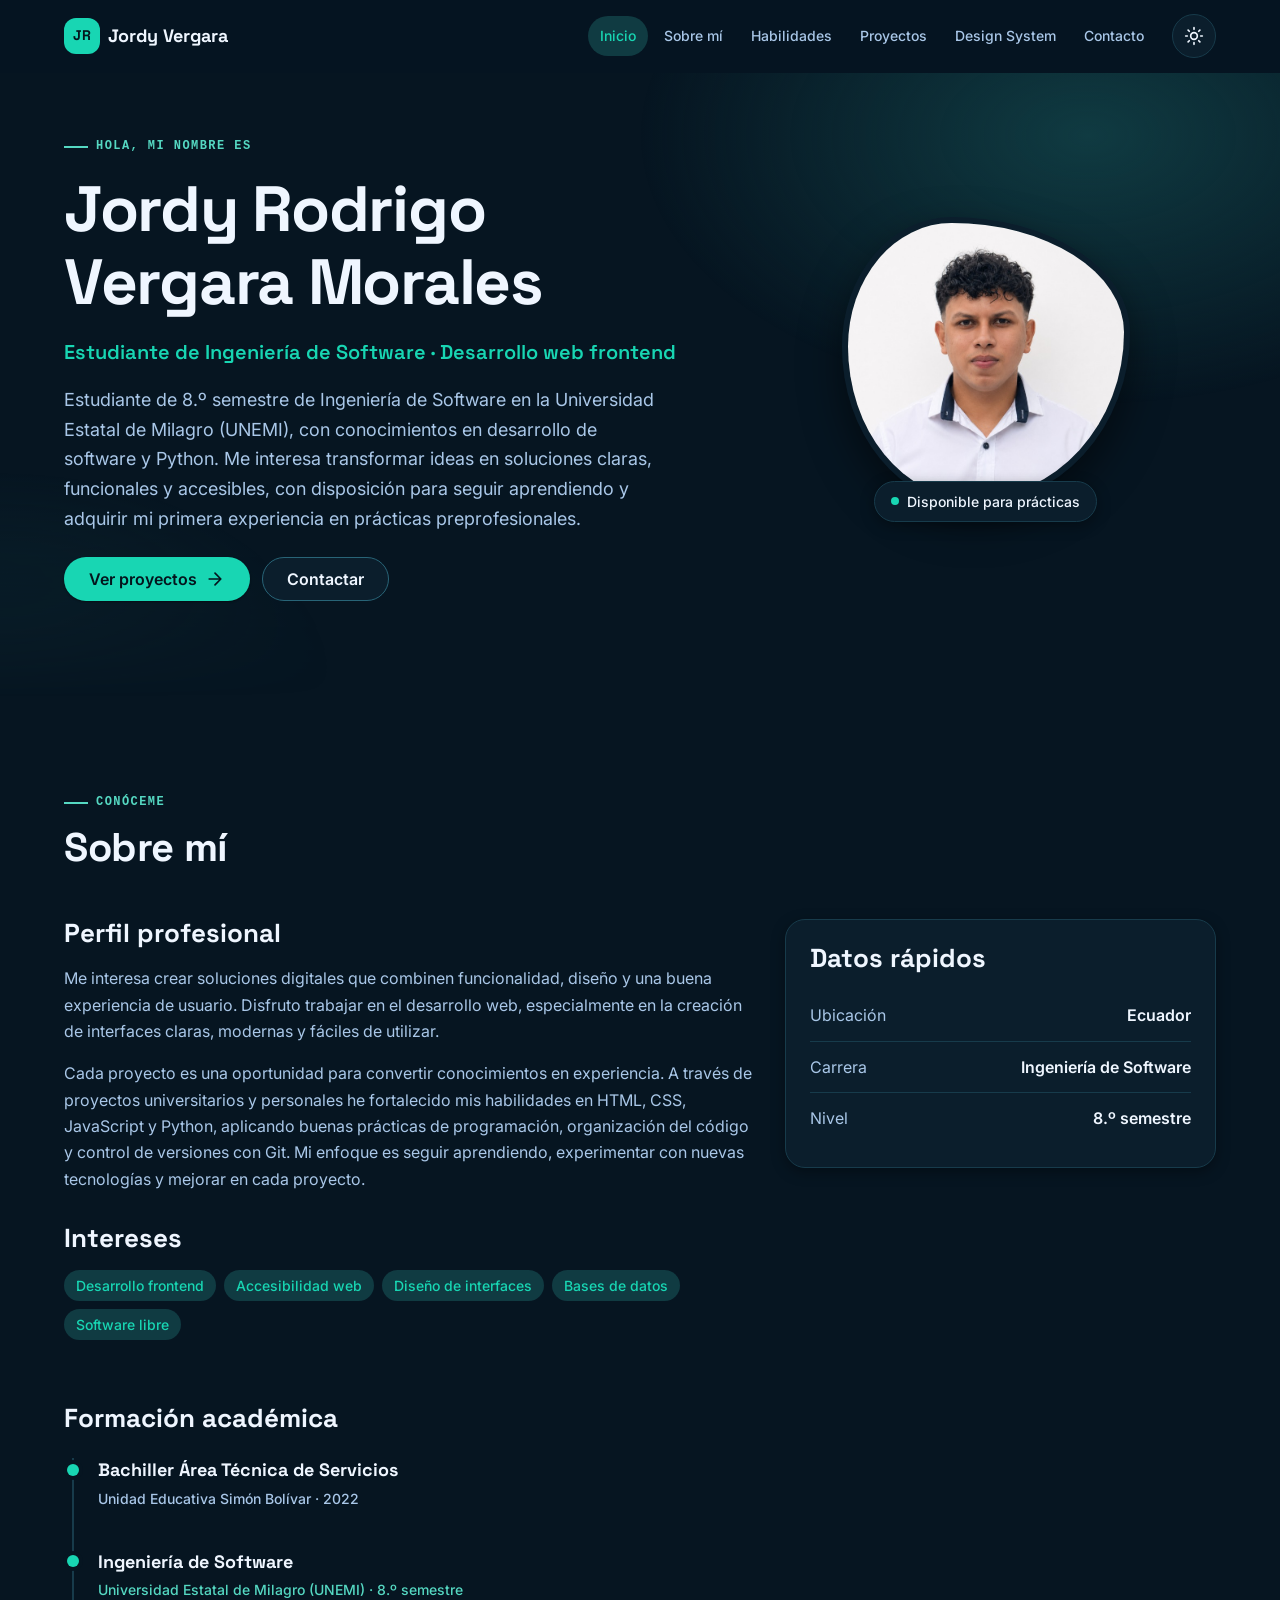
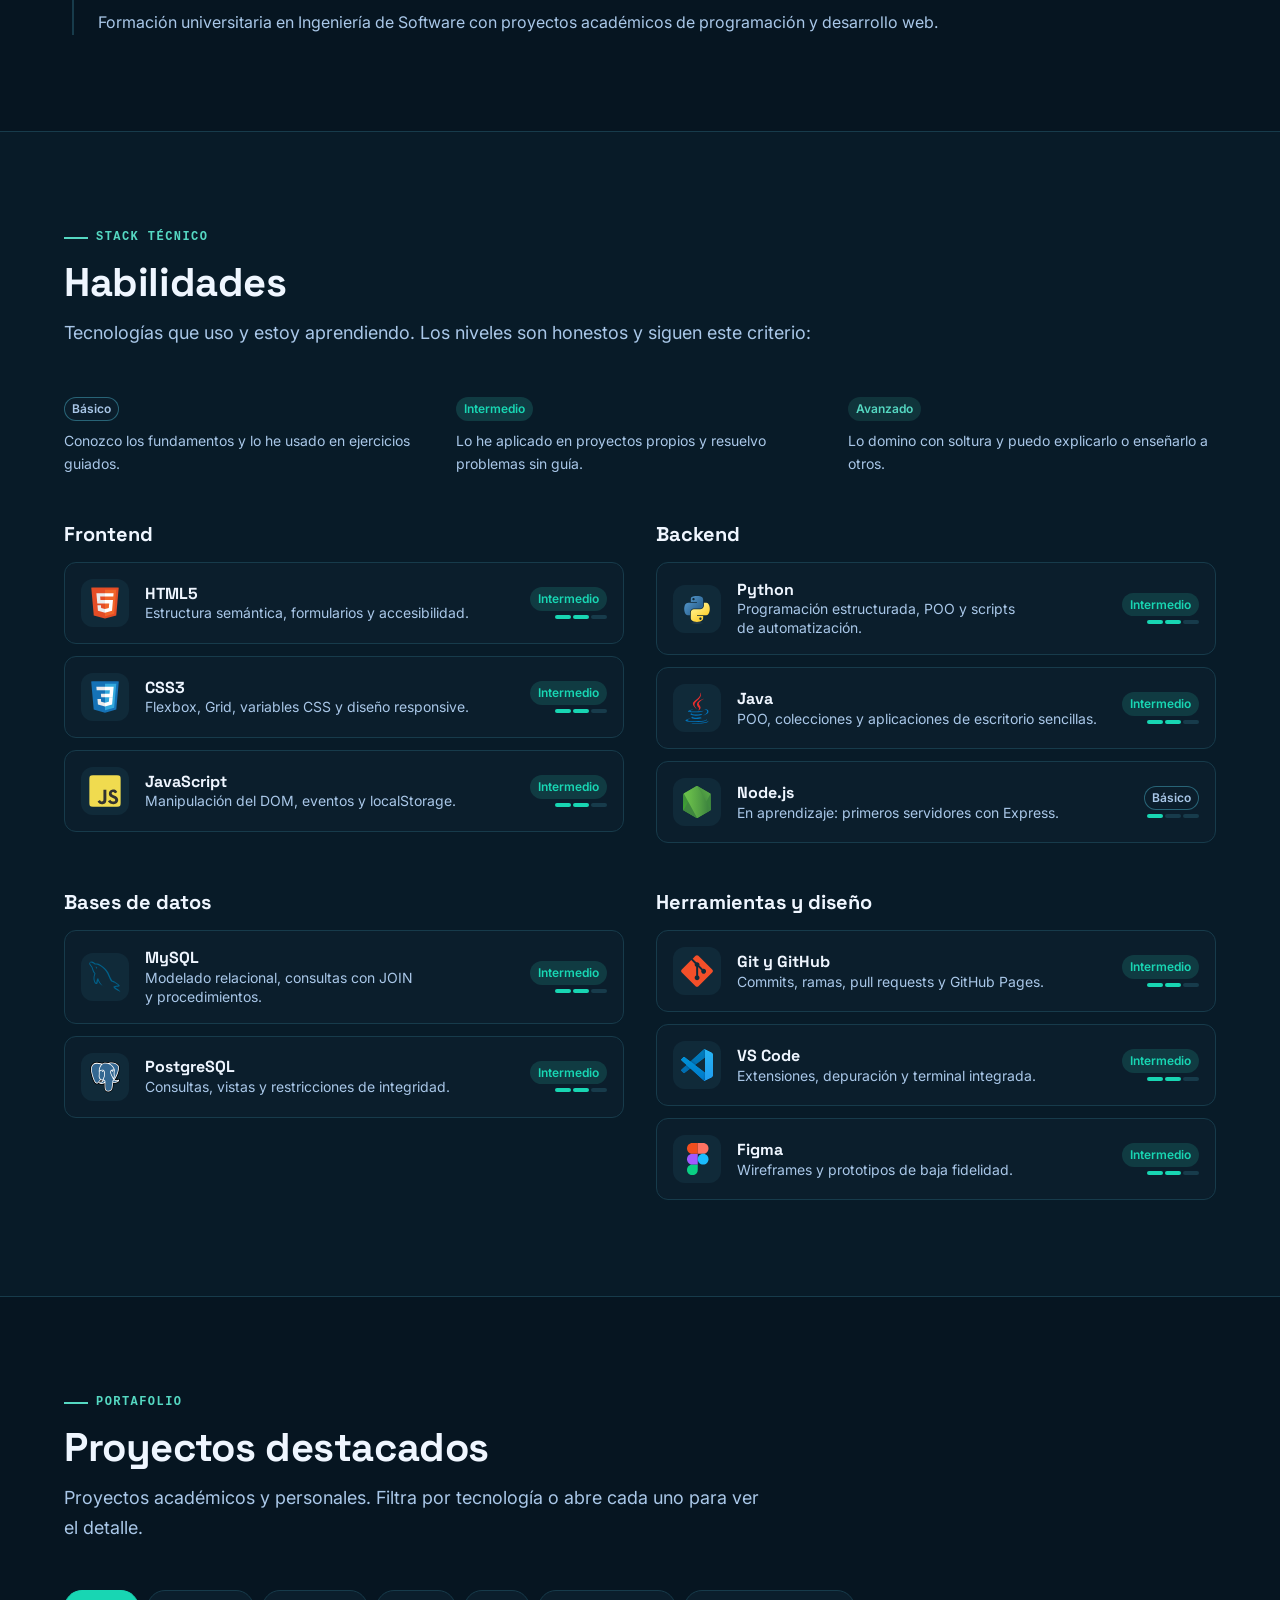
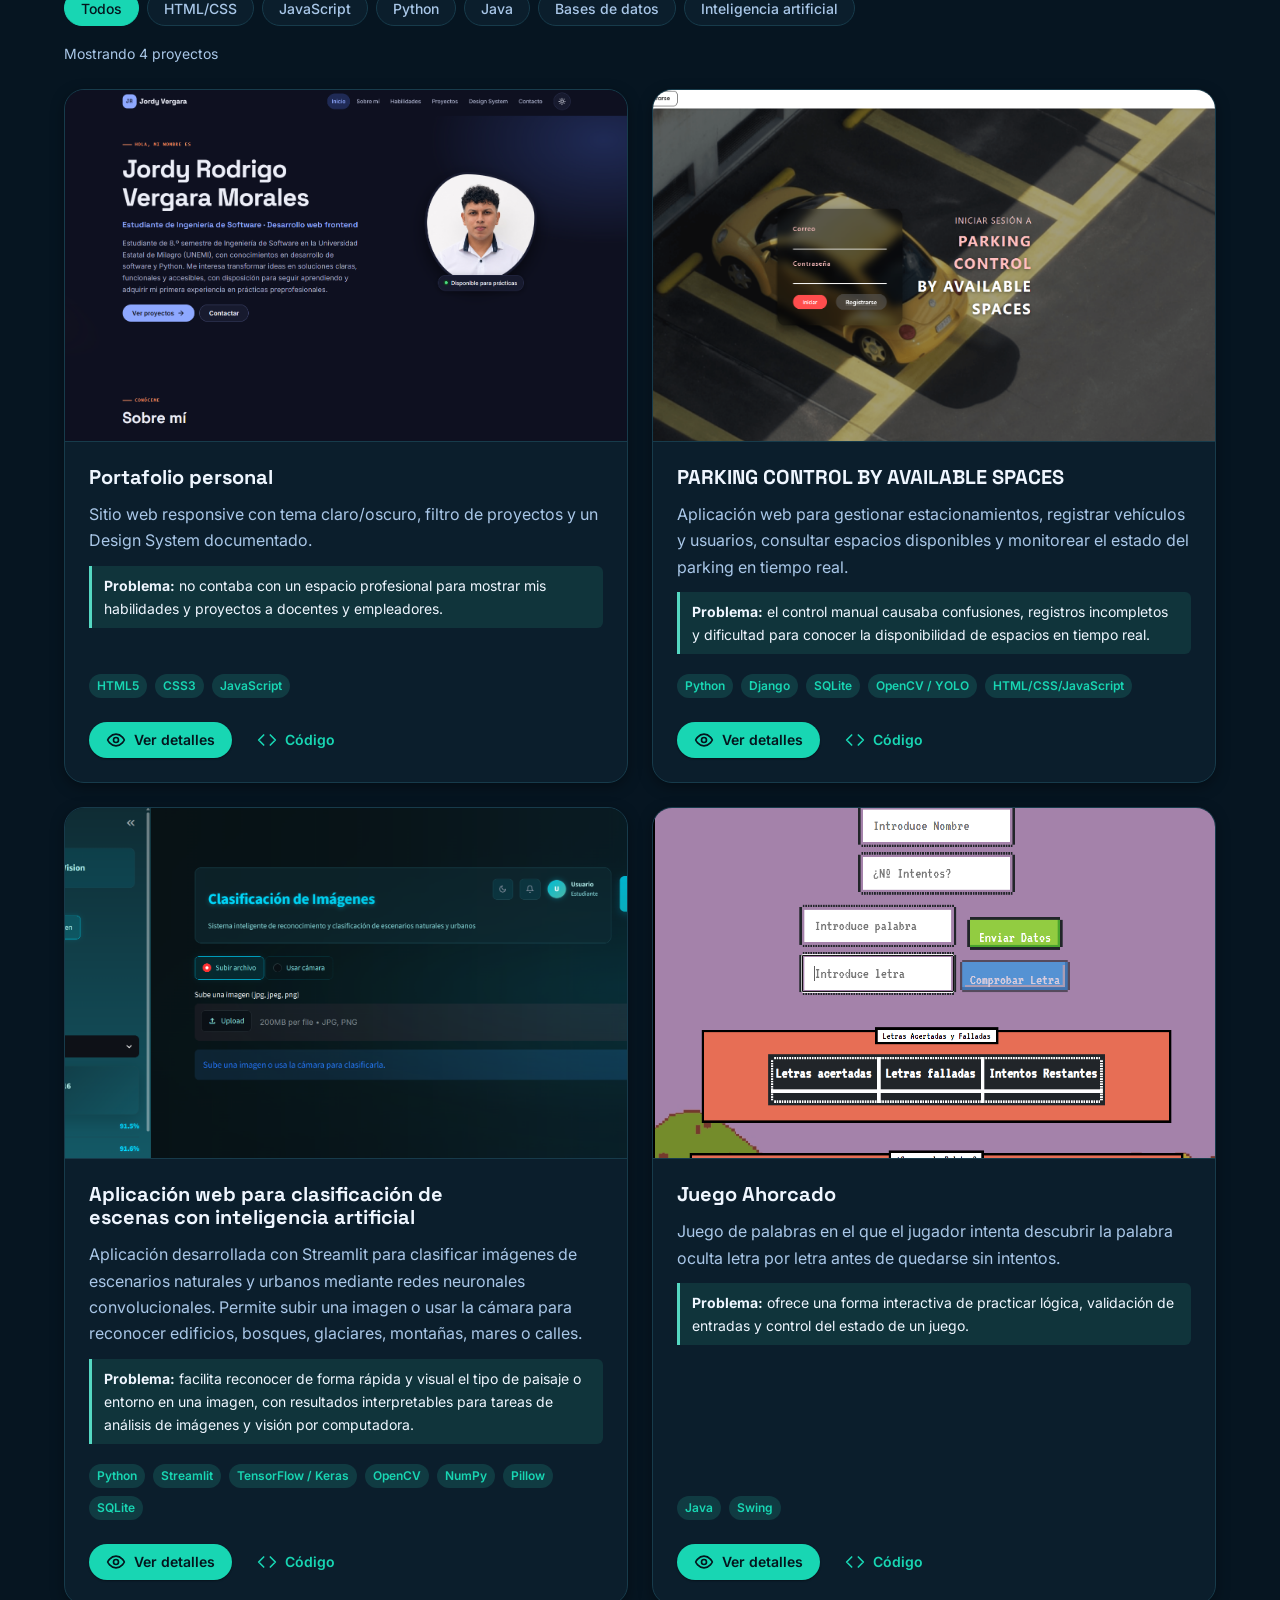
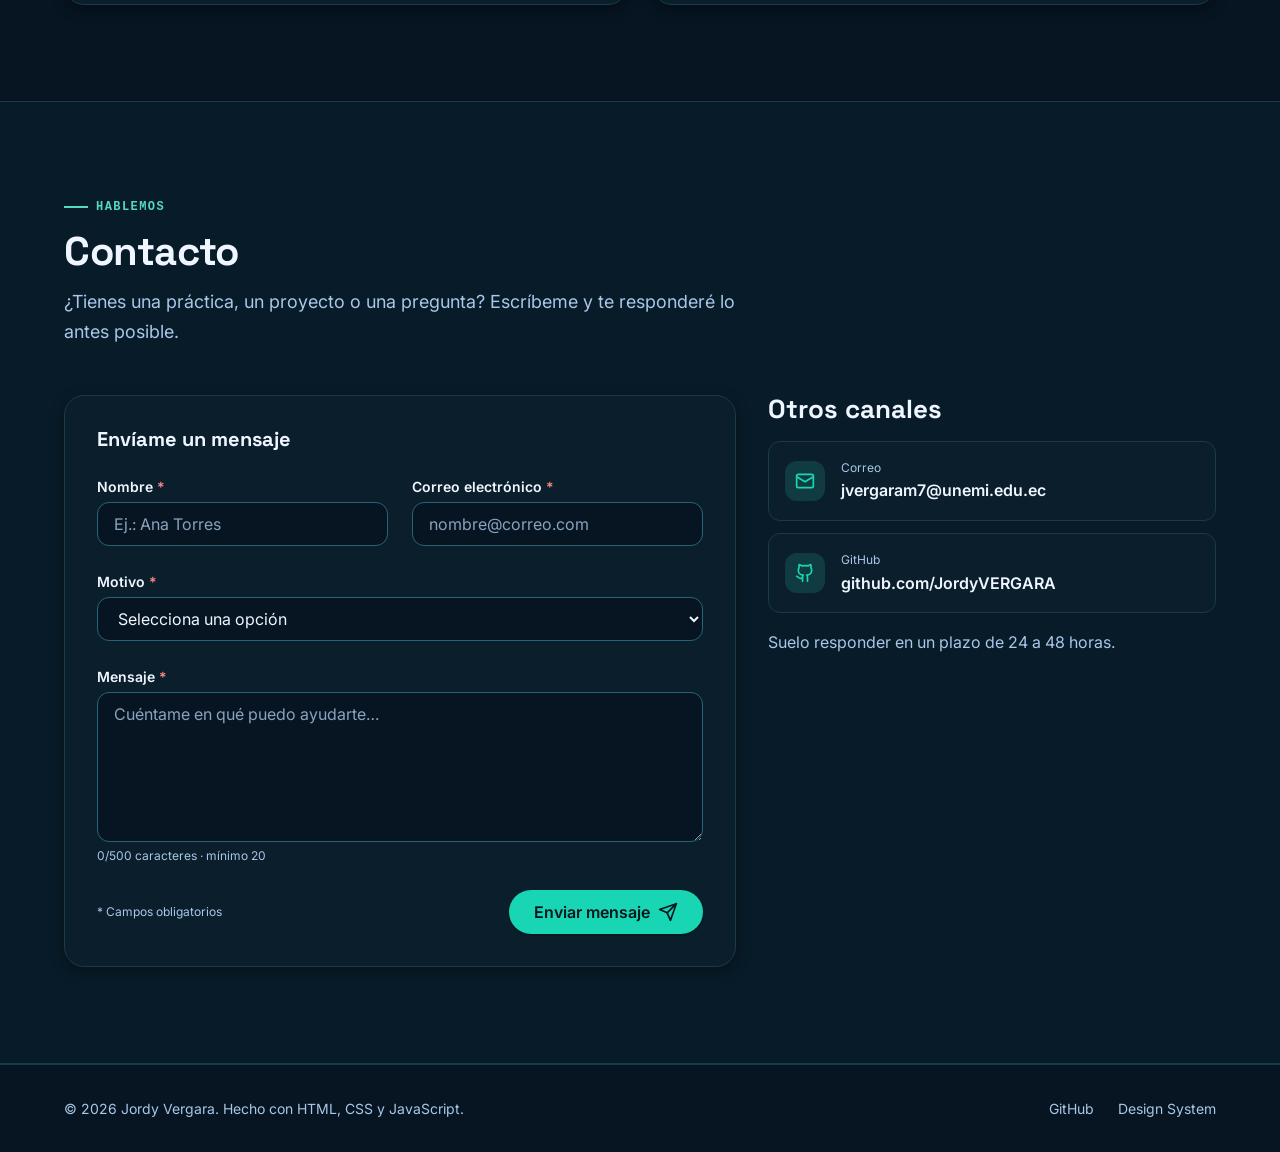
<file: index.html>
<!DOCTYPE html>
<html lang="es">
<head>
  <meta charset="UTF-8">
  <meta name="viewport" content="width=device-width, initial-scale=1">
  <title>Jordy Vergara | Portafolio</title>
  <meta name="description" content="Portafolio de Jordy Vergara, estudiante de Ingeniería de Software: perfil, habilidades, proyectos y contacto.">
  <meta name="author" content="Jordy Vergara">
  <meta name="theme-color" content="#061521">

  <link rel="icon" href="assets/icons/favicon.svg" type="image/svg+xml">

  <link rel="preconnect" href="https://fonts.googleapis.com">
  <link rel="preconnect" href="https://fonts.gstatic.com" crossorigin>
  <link rel="stylesheet" href="https://fonts.googleapis.com/css2?family=Inter:wght@400;500;600;700&family=Space+Grotesk:wght@500;600;700&display=swap">

  <link rel="stylesheet" href="css/tokens.css">
  <link rel="stylesheet" href="css/base.css">
  <link rel="stylesheet" href="css/layout.css">
  <link rel="stylesheet" href="css/components.css">

  <script src="js/theme.js"></script>
  <script src="js/main.js" defer></script>
  <script src="js/projects.js" defer></script>
  <script src="js/form.js" defer></script>
</head>
<body>

  <svg class="icon-sprite" xmlns="http://www.w3.org/2000/svg" aria-hidden="true" focusable="false">
    <symbol id="i-sun" viewBox="0 0 24 24"><circle cx="12" cy="12" r="4"/><path d="M12 2v2M12 20v2M4.93 4.93l1.41 1.41M17.66 17.66l1.41 1.41M2 12h2M20 12h2M6.34 17.66l-1.41 1.41M19.07 4.93l-1.41 1.41"/></symbol>
    <symbol id="i-moon" viewBox="0 0 24 24"><path d="M21 12.8A9 9 0 1 1 11.2 3a7 7 0 0 0 9.8 9.8z"/></symbol>
    <symbol id="i-arrow-up" viewBox="0 0 24 24"><path d="M12 19V5M5 12l7-7 7 7"/></symbol>
    <symbol id="i-arrow-right" viewBox="0 0 24 24"><path d="M5 12h14M12 5l7 7-7 7"/></symbol>
    <symbol id="i-external" viewBox="0 0 24 24"><path d="M15 3h6v6M10 14 21 3M18 13v6a2 2 0 0 1-2 2H5a2 2 0 0 1-2-2V8a2 2 0 0 1 2-2h6"/></symbol>
    <symbol id="i-code" viewBox="0 0 24 24"><path d="m16 18 6-6-6-6M8 6l-6 6 6 6"/></symbol>
    <symbol id="i-eye" viewBox="0 0 24 24"><path d="M2 12s3-7 10-7 10 7 10 7-3 7-10 7-10-7-10-7z"/><circle cx="12" cy="12" r="3"/></symbol>
    <symbol id="i-mail" viewBox="0 0 24 24"><rect x="2" y="4" width="20" height="16" rx="2"/><path d="m22 7-10 6L2 7"/></symbol>
    <symbol id="i-github" viewBox="0 0 24 24"><path d="M15 22v-4a4.8 4.8 0 0 0-1-3.5c3 0 6-2 6-5.5.08-1.25-.27-2.48-1-3.5.28-1.15.28-2.35 0-3.5 0 0-1 0-3 1.5-2.64-.5-5.36-.5-8 0C6 2 5 2 5 2c-.3 1.15-.3 2.35 0 3.5A5.4 5.4 0 0 0 4 9c0 3.5 3 5.5 6 5.5-.39.49-.68 1.05-.85 1.65-.17.6-.22 1.23-.15 1.85v4"/><path d="M9 18c-4.51 2-5-2-7-2"/></symbol>
    <symbol id="i-linkedin" viewBox="0 0 24 24"><path d="M16 8a6 6 0 0 1 6 6v7h-4v-7a2 2 0 0 0-4 0v7h-4v-7a6 6 0 0 1 6-6z"/><rect x="2" y="9" width="4" height="12"/><circle cx="4" cy="4" r="2"/></symbol>
    <symbol id="i-send" viewBox="0 0 24 24"><path d="m22 2-7 20-4-9-9-4z"/><path d="M22 2 11 13"/></symbol>
    <symbol id="i-close" viewBox="0 0 24 24"><path d="M18 6 6 18M6 6l12 12"/></symbol>
  </svg>

  <a class="skip-link" href="#contenido">Saltar al contenido</a>

  <header class="site-header" id="site-header">
    <nav class="navbar container" aria-label="Navegación principal">
      <a class="navbar__brand" href="#inicio">
        <span class="navbar__logo" aria-hidden="true">JR</span>
        <span class="navbar__name">Jordy Vergara</span>
      </a>

      <button class="icon-btn theme-toggle" type="button" aria-pressed="false" title="Cambiar tema" data-theme-toggle>
        <span class="visually-hidden">Tema oscuro</span>
        <svg class="icon theme-toggle__moon" aria-hidden="true" focusable="false"><use href="#i-moon"/></svg>
        <svg class="icon theme-toggle__sun" aria-hidden="true" focusable="false"><use href="#i-sun"/></svg>
      </button>

      <button class="navbar__toggle" type="button" aria-expanded="false" aria-controls="menu-principal" data-menu-toggle>
        <span class="visually-hidden" data-menu-label>Abrir menú</span>
        <span class="navbar__toggle-bar" aria-hidden="true"></span>
        <span class="navbar__toggle-bar" aria-hidden="true"></span>
        <span class="navbar__toggle-bar" aria-hidden="true"></span>
      </button>

      <ul class="navbar__menu" id="menu-principal" role="list" data-menu>
        <li><a class="navbar__link" href="#inicio">Inicio</a></li>
        <li><a class="navbar__link" href="#sobre-mi">Sobre mí</a></li>
        <li><a class="navbar__link" href="#habilidades">Habilidades</a></li>
        <li><a class="navbar__link" href="#proyectos">Proyectos</a></li>
        <li><a class="navbar__link" href="design-system.html">Design System</a></li>
        <li><a class="navbar__link" href="#contacto">Contacto</a></li>
      </ul>
    </nav>
  </header>

  <main id="contenido">

    <section class="hero" id="inicio" aria-labelledby="hero-title">
      <div class="container hero__inner">
        <div class="hero__content">
          <p class="eyebrow">Hola, mi nombre es</p>
          <h1 class="hero__title" id="hero-title">Jordy Rodrigo Vergara Morales</h1>
          <p class="hero__role">Estudiante de Ingeniería de Software · Desarrollo web frontend</p>
          <p class="hero__text">
            Estudiante de 8.º semestre de Ingeniería de Software en la Universidad Estatal de Milagro (UNEMI),
            con conocimientos en desarrollo de software y Python. Me interesa transformar ideas en soluciones claras,
            funcionales y accesibles, con disposición para seguir aprendiendo
            y adquirir mi primera experiencia en prácticas preprofesionales.

          </p>
          <div class="hero__actions">
            <a class="btn btn--primary" href="#proyectos">
              Ver proyectos
              <svg class="icon" aria-hidden="true" focusable="false"><use href="#i-arrow-right"/></svg>
            </a>
            <a class="btn btn--secondary" href="#contacto">Contactar</a>
          </div>
        </div>

        <figure class="hero__figure">
          <img class="avatar" src="assets/img/Personal.jpeg" alt="Fotografía de Jordy Vergara" width="320" height="320">
          <figcaption class="status-pill">Disponible para prácticas</figcaption>
        </figure>
      </div>
    </section>


    <section class="section" id="sobre-mi" aria-labelledby="sobre-mi-title">
      <div class="container">
        <header class="section-header" data-reveal>
          <p class="eyebrow">Conóceme</p>
          <h2 class="section-header__title" id="sobre-mi-title">Sobre mí</h2>
        </header>

        <div class="about">
          <article class="about__bio" data-reveal>
            <h3>Perfil profesional</h3>
            <p>
            Me interesa crear soluciones digitales que combinen funcionalidad,
            diseño y una buena experiencia de usuario. Disfruto trabajar en el desarrollo web,
            especialmente en la creación de interfaces claras, modernas y fáciles de utilizar.
            </p>
            <p>
              Cada proyecto es una oportunidad para convertir conocimientos en experiencia.
               A través de proyectos universitarios y personales he fortalecido mis habilidades
               en HTML, CSS, JavaScript y Python, aplicando buenas prácticas de programación, organización del código
               y control de versiones con Git. Mi enfoque es seguir aprendiendo, experimentar con nuevas tecnologías
               y mejorar en cada proyecto.
            </p>

            <h3>Intereses</h3>
            <ul class="badge-list" role="list">
              <li class="badge badge--lg">Desarrollo frontend</li>
              <li class="badge badge--lg">Accesibilidad web</li>
              <li class="badge badge--lg">Diseño de interfaces</li>
              <li class="badge badge--lg">Bases de datos</li>
              <li class="badge badge--lg">Software libre</li>
            </ul>
          </article>

          <aside class="card card--padded about__facts" aria-labelledby="datos-title" data-reveal>
            <h3 id="datos-title">Datos rápidos</h3>
            <dl class="facts">
              <div class="facts__item">
                <dt>Ubicación</dt>
                <dd>Ecuador</dd>
              </div>
              <div class="facts__item">
                <dt>Carrera</dt>
                <dd>Ingeniería de Software</dd>
              </div>
              <div class="facts__item">
                <dt>Nivel</dt>
                <dd>8.º semestre</dd>
              </div>
            </dl>
          </aside>
        </div>

        <section class="about__education" aria-labelledby="formacion-title" data-reveal>
          <h3 id="formacion-title">Formación académica</h3>
          <ol class="timeline">
            <li class="timeline__item">
              <article>
                <h4 class="timeline__title">Bachiller Área Técnica de Servicios</h4>
                <p class="timeline__meta">Unidad Educativa Simón Bolívar · 2022</p>
              </article>
            </li>
            <li class="timeline__item">
              <article>
                <h4 class="timeline__title">Ingeniería de Software</h4>
                <p class="timeline__meta">Universidad Estatal de Milagro (UNEMI) · 8.º semestre</p>
                <p>Formación universitaria en Ingeniería de Software con proyectos académicos de programación y desarrollo web.</p>
              </article>
            </li>
          </ol>
        </section>
      </div>
    </section>


    <section class="section section--alt" id="habilidades" aria-labelledby="habilidades-title">
      <div class="container">
        <header class="section-header" data-reveal>
          <p class="eyebrow">Stack técnico</p>
          <h2 class="section-header__title" id="habilidades-title">Habilidades</h2>
          <p class="section-header__text">
            Tecnologías que uso y estoy aprendiendo. Los niveles son honestos y
            siguen este criterio:
          </p>
        </header>

        <dl class="level-legend" data-reveal>
          <div class="level-legend__item">
            <dt><span class="badge badge--basico">Básico</span></dt>
            <dd>Conozco los fundamentos y lo he usado en ejercicios guiados.</dd>
          </div>
          <div class="level-legend__item">
            <dt><span class="badge badge--intermedio">Intermedio</span></dt>
            <dd>Lo he aplicado en proyectos propios y resuelvo problemas sin guía.</dd>
          </div>
          <div class="level-legend__item">
            <dt><span class="badge badge--avanzado">Avanzado</span></dt>
            <dd>Lo domino con soltura y puedo explicarlo o enseñarlo a otros.</dd>
          </div>
        </dl>

        <div class="skills-grid">
          <section class="skill-group" aria-labelledby="skills-frontend" data-reveal>
            <h3 class="skill-group__title" id="skills-frontend">Frontend</h3>
            <ul class="skill-list" role="list">
              <li>
                <article class="skill" data-level="intermedio">
                  <img class="skill__icon" src="assets/icons/skills/html5.svg" alt="Logo de HTML5" width="48" height="48" loading="lazy">
                  <div class="skill__body">
                    <h4 class="skill__name">HTML5</h4>
                    <p class="skill__desc">Estructura semántica, formularios y accesibilidad.</p>
                  </div>
                  <p class="skill__level">
                    <span class="badge badge--intermedio">Intermedio</span>
                    <span class="level-meter" aria-hidden="true"><span></span><span></span><span></span></span>
                  </p>
                </article>
              </li>
              <li>
                <article class="skill" data-level="intermedio">
                  <img class="skill__icon" src="assets/icons/skills/css3.svg" alt="Logo de CSS3" width="48" height="48" loading="lazy">
                  <div class="skill__body">
                    <h4 class="skill__name">CSS3</h4>
                    <p class="skill__desc">Flexbox, Grid, variables CSS y diseño responsive.</p>
                  </div>
                  <p class="skill__level">
                    <span class="badge badge--intermedio">Intermedio</span>
                    <span class="level-meter" aria-hidden="true"><span></span><span></span><span></span></span>
                  </p>
                </article>
              </li>
              <li>
                <article class="skill" data-level="intermedio">
                  <img class="skill__icon" src="assets/icons/skills/javascript.svg" alt="Logo de JavaScript" width="48" height="48" loading="lazy">
                  <div class="skill__body">
                    <h4 class="skill__name">JavaScript</h4>
                    <p class="skill__desc">Manipulación del DOM, eventos y localStorage.</p>
                  </div>
                  <p class="skill__level">
                    <span class="badge badge--intermedio">Intermedio</span>
                    <span class="level-meter" aria-hidden="true"><span></span><span></span><span></span></span>
                  </p>
                </article>
              </li>
            </ul>
          </section>

          <section class="skill-group" aria-labelledby="skills-backend" data-reveal>
            <h3 class="skill-group__title" id="skills-backend">Backend</h3>
            <ul class="skill-list" role="list">
              <li>
                <article class="skill" data-level="intermedio">
                  <img class="skill__icon" src="assets/icons/skills/python.svg" alt="Logo de Python" width="48" height="48" loading="lazy">
                  <div class="skill__body">
                    <h4 class="skill__name">Python</h4>
                    <p class="skill__desc">Programación estructurada, POO y scripts de automatización.</p>
                  </div>
                  <p class="skill__level">
                    <span class="badge badge--intermedio">Intermedio</span>
                    <span class="level-meter" aria-hidden="true"><span></span><span></span><span></span></span>
                  </p>
                </article>
              </li>
              <li>
                <article class="skill" data-level="intermedio">
                  <img class="skill__icon" src="assets/icons/skills/java.svg" alt="Logo de Java" width="48" height="48" loading="lazy">
                  <div class="skill__body">
                    <h4 class="skill__name">Java</h4>
                    <p class="skill__desc">POO, colecciones y aplicaciones de escritorio sencillas.</p>
                  </div>
                  <p class="skill__level">
                    <span class="badge badge--intermedio">Intermedio</span>
                    <span class="level-meter" aria-hidden="true"><span></span><span></span><span></span></span>
                  </p>
                </article>
              </li>
              <li>
                <article class="skill" data-level="basico">
                  <img class="skill__icon" src="assets/icons/skills/nodejs.svg" alt="Logo de Node.js" width="48" height="48" loading="lazy">
                  <div class="skill__body">
                    <h4 class="skill__name">Node.js</h4>
                    <p class="skill__desc">En aprendizaje: primeros servidores con Express.</p>
                  </div>
                  <p class="skill__level">
                    <span class="badge badge--basico">Básico</span>
                    <span class="level-meter" aria-hidden="true"><span></span><span></span><span></span></span>
                  </p>
                </article>
              </li>
            </ul>
          </section>

          <section class="skill-group" aria-labelledby="skills-db" data-reveal>
            <h3 class="skill-group__title" id="skills-db">Bases de datos</h3>
            <ul class="skill-list" role="list">
              <li>
                <article class="skill" data-level="intermedio">
                  <img class="skill__icon" src="assets/icons/skills/mysql.svg" alt="Logo de MySQL" width="48" height="48" loading="lazy">
                  <div class="skill__body">
                    <h4 class="skill__name">MySQL</h4>
                    <p class="skill__desc">Modelado relacional, consultas con JOIN y procedimientos.</p>
                  </div>
                  <p class="skill__level">
                    <span class="badge badge--intermedio">Intermedio</span>
                    <span class="level-meter" aria-hidden="true"><span></span><span></span><span></span></span>
                  </p>
                </article>
              </li>
              <li>
                <article class="skill" data-level="intermedio">
                  <img class="skill__icon" src="assets/icons/skills/postgresql.svg" alt="Logo de PostgreSQL" width="48" height="48" loading="lazy">
                  <div class="skill__body">
                    <h4 class="skill__name">PostgreSQL</h4>
                    <p class="skill__desc">Consultas, vistas y restricciones de integridad.</p>
                  </div>
                  <p class="skill__level">
                    <span class="badge badge--intermedio">Intermedio</span>
                    <span class="level-meter" aria-hidden="true"><span></span><span></span><span></span></span>
                  </p>
                </article>
              </li>
            </ul>
          </section>

          <section class="skill-group" aria-labelledby="skills-tools" data-reveal>
            <h3 class="skill-group__title" id="skills-tools">Herramientas y diseño</h3>
            <ul class="skill-list" role="list">
              <li>
                <article class="skill" data-level="intermedio">
                  <img class="skill__icon" src="assets/icons/skills/git.svg" alt="Logo de Git" width="48" height="48" loading="lazy">
                  <div class="skill__body">
                    <h4 class="skill__name">Git y GitHub</h4>
                    <p class="skill__desc">Commits, ramas, pull requests y GitHub Pages.</p>
                  </div>
                  <p class="skill__level">
                    <span class="badge badge--intermedio">Intermedio</span>
                    <span class="level-meter" aria-hidden="true"><span></span><span></span><span></span></span>
                  </p>
                </article>
              </li>
              <li>
                <article class="skill" data-level="intermedio">
                  <img class="skill__icon" src="assets/icons/skills/vscode.svg" alt="Logo de Visual Studio Code" width="48" height="48" loading="lazy">
                  <div class="skill__body">
                    <h4 class="skill__name">VS Code</h4>
                    <p class="skill__desc">Extensiones, depuración y terminal integrada.</p>
                  </div>
                  <p class="skill__level">
                    <span class="badge badge--intermedio">Intermedio</span>
                    <span class="level-meter" aria-hidden="true"><span></span><span></span><span></span></span>
                  </p>
                </article>
              </li>
              <li>
                <article class="skill" data-level="intermedio">
                  <img class="skill__icon" src="assets/icons/skills/figma.svg" alt="Logo de Figma" width="48" height="48" loading="lazy">
                  <div class="skill__body">
                    <h4 class="skill__name">Figma</h4>
                    <p class="skill__desc">Wireframes y prototipos de baja fidelidad.</p>
                  </div>
                  <p class="skill__level">
                    <span class="badge badge--intermedio">Intermedio</span>
                    <span class="level-meter" aria-hidden="true"><span></span><span></span><span></span></span>
                  </p>
                </article>
              </li>
            </ul>
          </section>
        </div>
      </div>
    </section>


    <section class="section" id="proyectos" aria-labelledby="proyectos-title">
      <div class="container">
        <header class="section-header" data-reveal>
          <p class="eyebrow">Portafolio</p>
          <h2 class="section-header__title" id="proyectos-title">Proyectos destacados</h2>
          <p class="section-header__text">
            Proyectos académicos y personales. Filtra por tecnología o abre cada
            uno para ver el detalle.
          </p>
        </header>

        <div class="filter" role="group" aria-label="Filtrar proyectos por tecnología" data-filter-group>
          <button class="chip" type="button" aria-pressed="true" data-filter="todos">Todos</button>
          <button class="chip" type="button" aria-pressed="false" data-filter="html-css">HTML/CSS</button>
          <button class="chip" type="button" aria-pressed="false" data-filter="javascript">JavaScript</button>
          <button class="chip" type="button" aria-pressed="false" data-filter="python">Python</button>
          <button class="chip" type="button" aria-pressed="false" data-filter="java">Java</button>
          <button class="chip" type="button" aria-pressed="false" data-filter="bases-de-datos">Bases de datos</button>
          <button class="chip" type="button" aria-pressed="false" data-filter="inteligencia-artificial">Inteligencia artificial</button>
        </div>
        <p class="filter__status" role="status" data-filter-status>Mostrando 4 proyectos</p>

        <ul class="project-grid" role="list">
          <li class="project-grid__item" data-tech="html-css javascript">
            <article class="card project-card">
              <figure class="card__media">
                <img src="assets/img/projects/Portafolio.png" alt="Vista previa del portafolio de Jordy Vergara" width="640" height="400" loading="lazy">
              </figure>
              <div class="card__body">
                <h3 class="card__title">Portafolio personal</h3>
                <p class="card__text">Sitio web responsive con tema claro/oscuro, filtro de proyectos y un Design System documentado.</p>
                <p class="project-card__problem"><strong>Problema:</strong> no contaba con un espacio profesional para mostrar mis habilidades y proyectos a docentes y empleadores.</p>
                <ul class="badge-list" role="list" aria-label="Tecnologías utilizadas">
                  <li class="badge">HTML5</li>
                  <li class="badge">CSS3</li>
                  <li class="badge">JavaScript</li>
                </ul>
              </div>
              <footer class="card__footer">
                <button class="btn btn--primary btn--sm" type="button" data-modal-open>
                  <svg class="icon" aria-hidden="true" focusable="false"><use href="#i-eye"/></svg>
                  Ver detalles
                </button>
                <a class="btn btn--ghost btn--sm" href="https://github.com/JordyVERGARA/Portafolio-" target="_blank" rel="noopener noreferrer">
                  <svg class="icon" aria-hidden="true" focusable="false"><use href="#i-code"/></svg>
                  Código
                </a>
              </footer>
              <div class="project-card__details" hidden>
                <ul>
                  <li>Estructura con HTML5 semántico y jerarquía correcta de encabezados.</li>
                  <li>Estilos organizados con design tokens (CSS Custom Properties).</li>
                  <li>Tema claro/oscuro con preferencia guardada en localStorage.</li>
                  <li>Filtro de proyectos, modal de detalle y validación de formulario.</li>
                </ul>
                <p>Aprendí a planificar un sistema de diseño antes de escribir estilos y a mantener el proyecto con commits frecuentes.</p>
              </div>
            </article>
          </li>

          <li class="project-grid__item" data-tech="python bases-de-datos">
            <article class="card project-card">
              <figure class="card__media">
                <img src="assets/img/projects/Parking.png" alt="Vista previa del sistema de control de espacios de estacionamiento" width="640" height="400" loading="lazy">
              </figure>
              <div class="card__body">
                <h3 class="card__title">PARKING CONTROL BY AVAILABLE SPACES</h3>
                <p class="card__text">Aplicación web para gestionar estacionamientos, registrar vehículos y usuarios, consultar espacios disponibles y monitorear el estado del parking en tiempo real.</p>
                <p class="project-card__problem"><strong>Problema:</strong> el control manual causaba confusiones, registros incompletos y dificultad para conocer la disponibilidad de espacios en tiempo real.</p>
                <ul class="badge-list" role="list" aria-label="Tecnologías utilizadas">
                  <li class="badge">Python</li>
                  <li class="badge">Django</li>
                  <li class="badge">SQLite</li>
                  <li class="badge">OpenCV / YOLO</li>
                  <li class="badge">HTML/CSS/JavaScript</li>
                </ul>
              </div>
              <footer class="card__footer">
                <button class="btn btn--primary btn--sm" type="button" data-modal-open>
                  <svg class="icon" aria-hidden="true" focusable="false"><use href="#i-eye"/></svg>
                  Ver detalles
                </button>
                <a class="btn btn--ghost btn--sm" href="https://github.com/2023JR/Parking-Detection.git" target="_blank" rel="noopener noreferrer">
                  <svg class="icon" aria-hidden="true" focusable="false"><use href="#i-code"/></svg>
                  Código
                </a>
              </footer>
              <div class="project-card__details" hidden>
                <ul>
                  <li>Registro y administración de usuarios y vehículos.</li>
                  <li>Monitoreo de espacios disponibles y detección automática de ocupación con visión artificial.</li>
                  <li>Panel de vigilancia, estadísticas, reportes y visualización del estado del estacionamiento.</li>
                  <li>Interfaz web amigable para la administración y control de entradas y salidas.</li>
                </ul>
                <p>Proyecto práctico que integra bases de datos, lógica de negocio y visión por computadora. Aprendí a modelar datos, conectar el sistema con la interfaz y aplicar soluciones inteligentes para automatizar procesos de control y análisis.</p>
              </div>
            </article>
          </li>

          <li class="project-grid__item" data-tech="python inteligencia-artificial">
            <article class="card project-card">
              <figure class="card__media">
                <img src="assets/img/projects/escenarios.png" alt="Vista previa de la aplicación web para clasificar escenas naturales y urbanas con inteligencia artificial" width="640" height="400" loading="lazy">
              </figure>
              <div class="card__body">
                <h3 class="card__title">Aplicación web para clasificación de escenas con inteligencia artificial</h3>
                <p class="card__text">Aplicación desarrollada con Streamlit para clasificar imágenes de escenarios naturales y urbanos mediante redes neuronales convolucionales. Permite subir una imagen o usar la cámara para reconocer edificios, bosques, glaciares, montañas, mares o calles.</p>
                <p class="project-card__problem"><strong>Problema:</strong> facilita reconocer de forma rápida y visual el tipo de paisaje o entorno en una imagen, con resultados interpretables para tareas de análisis de imágenes y visión por computadora.</p>
                <ul class="badge-list" role="list" aria-label="Tecnologías utilizadas">
                  <li class="badge">Python</li>
                  <li class="badge">Streamlit</li>
                  <li class="badge">TensorFlow / Keras</li>
                  <li class="badge">OpenCV</li>
                  <li class="badge">NumPy</li>
                  <li class="badge">Pillow</li>
                  <li class="badge">SQLite</li>
                </ul>
              </div>
              <footer class="card__footer">
                <button class="btn btn--primary btn--sm" type="button" data-modal-open>
                  <svg class="icon" aria-hidden="true" focusable="false"><use href="#i-eye"/></svg>
                  Ver detalles
                </button>
                <a class="btn btn--ghost btn--sm" href="https://github.com/2023JR/clasificador-escenarios-cnn.git" target="_blank" rel="noopener noreferrer">
                  <svg class="icon" aria-hidden="true" focusable="false"><use href="#i-code"/></svg>
                  Código
                </a>

              </footer>
              <div class="project-card__details" hidden>
                <ul>
                  <li>Subir imágenes o capturarlas con la cámara y seleccionar entre distintos modelos CNN.</li>
                  <li>Consultar la clase predicha, el nivel de confianza y las probabilidades por categoría.</li>
                  <li>Guardar el historial de clasificaciones, consultar estadísticas y tendencias, y descargar reportes en JSON.</li>
                </ul>
                <p>Aprendí sobre procesamiento de imágenes, redes neuronales convolucionales, entrenamiento y uso de modelos preentrenados, despliegue con Streamlit, integración de una base de datos local y visualización de métricas y resultados.</p>
              </div>
            </article>
          </li>

          <li class="project-grid__item" data-tech="java">
            <article class="card project-card">
              <figure class="card__media">
                <img src="assets/img/projects/ahorcado.png" alt="Vista previa del juego del ahorcado: interfaz de usuario y pantalla de juego" width="640" height="400" loading="lazy">
              </figure>
              <div class="card__body">
                <h3 class="card__title">Juego Ahorcado</h3>
                <p class="card__text">Juego de palabras en el que el jugador intenta descubrir la palabra oculta letra por letra antes de quedarse sin intentos.</p>
                <p class="project-card__problem"><strong>Problema:</strong> ofrece una forma interactiva de practicar lógica, validación de entradas y control del estado de un juego.</p>
                <ul class="badge-list" role="list" aria-label="Tecnologías utilizadas">
                  <li class="badge">Java</li>
                  <li class="badge">Swing</li>
                </ul>
              </div>
              <footer class="card__footer">
                <button class="btn btn--primary btn--sm" type="button" data-modal-open>
                  <svg class="icon" aria-hidden="true" focusable="false"><use href="#i-eye"/></svg>
                  Ver detalles
                </button>
                <a class="btn btn--ghost btn--sm" href="https://github.com/2023JR/Ahorcado.git" target="_blank" rel="noopener noreferrer">
                  <svg class="icon" aria-hidden="true" focusable="false"><use href="#i-code"/></svg>
                  Código
                </a>
              </footer>
              <div class="project-card__details" hidden>
                <ul>
                  <li>Ingresar una palabra y comenzar una partida.</li>
                  <li>Probar letras y consultar aciertos, errores e intentos restantes.</li>
                  <li>Mostrar las letras acertadas, las fallidas y los intentos restantes.</li>
                </ul>
                <p>La partida muestra el estado de la palabra, las letras acertadas y fallidas, y los intentos restantes.</p>
              </div>
            </article>
          </li>
        </ul>

        <p class="empty-state" hidden data-filter-empty>No hay proyectos con esa tecnología todavía.</p>
      </div>
    </section>


    <section class="section section--alt" id="contacto" aria-labelledby="contacto-title">
      <div class="container">
        <header class="section-header" data-reveal>
          <p class="eyebrow">Hablemos</p>
          <h2 class="section-header__title" id="contacto-title">Contacto</h2>
          <p class="section-header__text">
            ¿Tienes una práctica, un proyecto o una pregunta? Escríbeme y te
            responderé lo antes posible.
          </p>
        </header>

        <div class="contact">
          <form class="card form" id="contact-form" action="mailto:jvergaram7@unemi.edu.ec" method="post" enctype="text/plain" data-reveal>
            <h3 class="form__title">Envíame un mensaje</h3>

            <div class="form__row">
              <div class="form__field">
                <label class="form__label" for="nombre">Nombre <span class="form__required" aria-hidden="true">*</span></label>
                <input class="form__control" id="nombre" name="nombre" type="text" autocomplete="name" placeholder="Ej.: Ana Torres" required minlength="3" maxlength="60" aria-describedby="nombre-error">
                <p class="form__error" id="nombre-error"></p>
              </div>

              <div class="form__field">
                <label class="form__label" for="email">Correo electrónico <span class="form__required" aria-hidden="true">*</span></label>
                <input class="form__control" id="email" name="email" type="email" autocomplete="email" placeholder="nombre@correo.com" required aria-describedby="email-error">
                <p class="form__error" id="email-error"></p>
              </div>
            </div>

            <div class="form__field">
              <label class="form__label" for="motivo">Motivo <span class="form__required" aria-hidden="true">*</span></label>
              <select class="form__control" id="motivo" name="motivo" required aria-describedby="motivo-error">
                <option value="">Selecciona una opción</option>
                <option value="Prácticas preprofesionales">Prácticas preprofesionales</option>
                <option value="Proyecto o colaboración">Proyecto o colaboración</option>
                <option value="Consulta académica">Consulta académica</option>
                <option value="Otro">Otro</option>
              </select>
              <p class="form__error" id="motivo-error"></p>
            </div>

            <div class="form__field">
              <label class="form__label" for="mensaje">Mensaje <span class="form__required" aria-hidden="true">*</span></label>
              <textarea class="form__control form__control--textarea" id="mensaje" name="mensaje" rows="5" placeholder="Cuéntame en qué puedo ayudarte…" required minlength="20" maxlength="500" aria-describedby="mensaje-hint mensaje-error"></textarea>
              <p class="form__hint" id="mensaje-hint"><span data-char-count>0</span>/500 caracteres · mínimo 20</p>
              <p class="form__error" id="mensaje-error"></p>
            </div>

            <div class="form__footer">
              <p class="form__note"><span aria-hidden="true">*</span> Campos obligatorios</p>
              <button class="btn btn--primary" type="submit">
                Enviar mensaje
                <svg class="icon" aria-hidden="true" focusable="false"><use href="#i-send"/></svg>
              </button>
            </div>

            <p class="alert" role="status" hidden data-form-status></p>
          </form>

          <aside class="contact__aside" aria-labelledby="canales-title" data-reveal>
            <h3 id="canales-title">Otros canales</h3>
            <address class="contact__address">
              <ul class="contact-list" role="list">
                <li>
                  <a class="contact-link" href="mailto:jvergaram7@unemi.edu.ec">
                    <span class="contact-link__icon"><svg class="icon" aria-hidden="true" focusable="false"><use href="#i-mail"/></svg></span>
                    <span>
                      <span class="contact-link__label">Correo</span>
                      <span class="contact-link__value">jvergaram7@unemi.edu.ec</span>
                    </span>
                  </a>
                </li>
                <li>
                  <a class="contact-link" href="https://github.com/JordyVERGARA" target="_blank" rel="noopener noreferrer">
                    <span class="contact-link__icon"><svg class="icon" aria-hidden="true" focusable="false"><use href="#i-github"/></svg></span>
                    <span>
                      <span class="contact-link__label">GitHub</span>
                      <span class="contact-link__value">github.com/JordyVERGARA</span>
                    </span>
                  </a>
                </li>
              </ul>
            </address>
            <p class="text-muted">Suelo responder en un plazo de 24 a 48 horas.</p>
          </aside>
        </div>
      </div>
    </section>
  </main>

  <footer class="site-footer">
    <div class="container site-footer__inner">
      <p>&copy; <span data-year>2026</span> Jordy Vergara. Hecho con HTML, CSS y JavaScript.</p>
      <nav aria-label="Enlaces del pie de página">
        <ul class="site-footer__links" role="list">
          <li><a href="https://github.com/JordyVERGARA" target="_blank" rel="noopener noreferrer">GitHub</a></li>

          <li><a href="design-system.html">Design System</a></li>
        </ul>
      </nav>
    </div>
  </footer>

  <a class="icon-btn back-to-top" href="#inicio" aria-label="Volver al inicio" data-back-to-top>
    <svg class="icon" aria-hidden="true" focusable="false"><use href="#i-arrow-up"/></svg>
  </a>


  <dialog class="modal" id="project-modal" aria-labelledby="modal-title">
    <div class="modal__header">
      <div>
        <p class="eyebrow">Detalle del proyecto</p>
        <h2 class="modal__title" id="modal-title">Proyecto</h2>
      </div>
      <button class="icon-btn" type="button" aria-label="Cerrar" data-modal-close>
        <svg class="icon" aria-hidden="true" focusable="false"><use href="#i-close"/></svg>
      </button>
    </div>
    <div class="modal__body" data-modal-body></div>
    <div class="modal__footer" data-modal-links></div>
  </dialog>
</body>
</html>
</file>
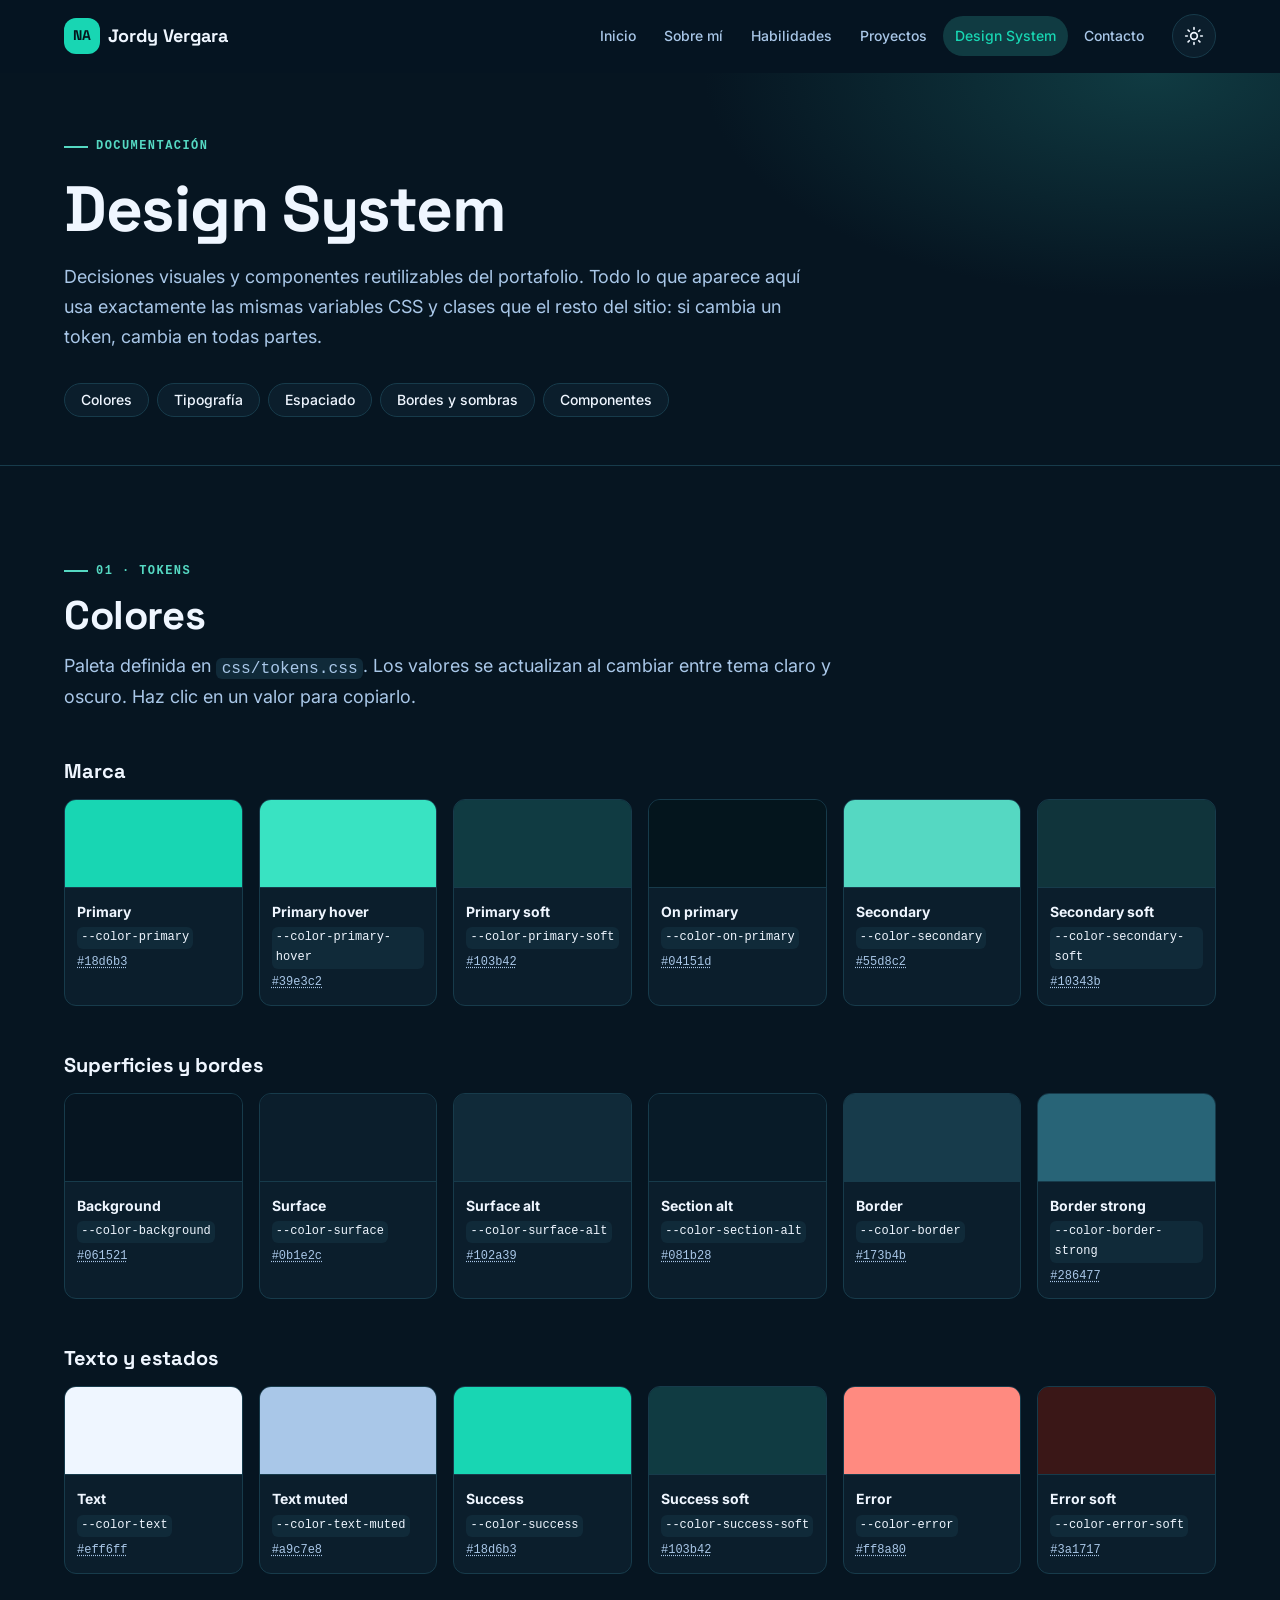
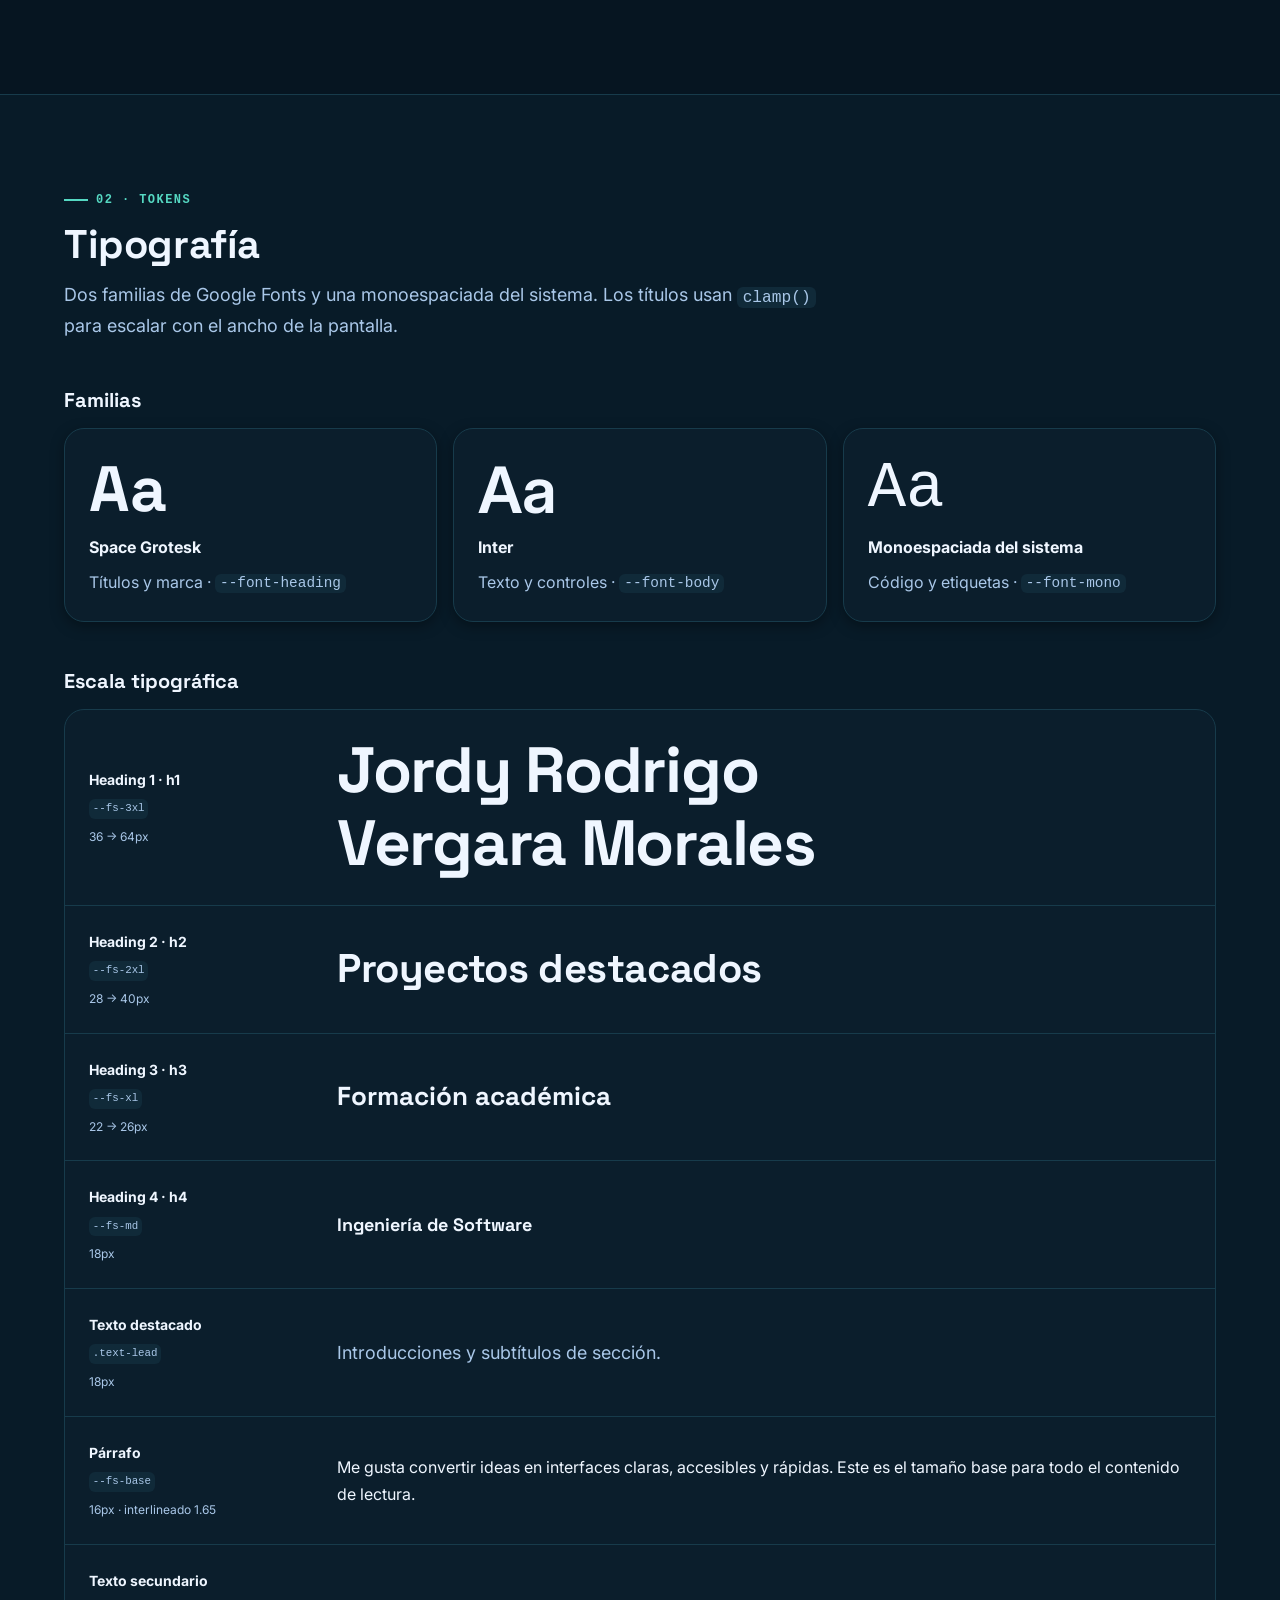
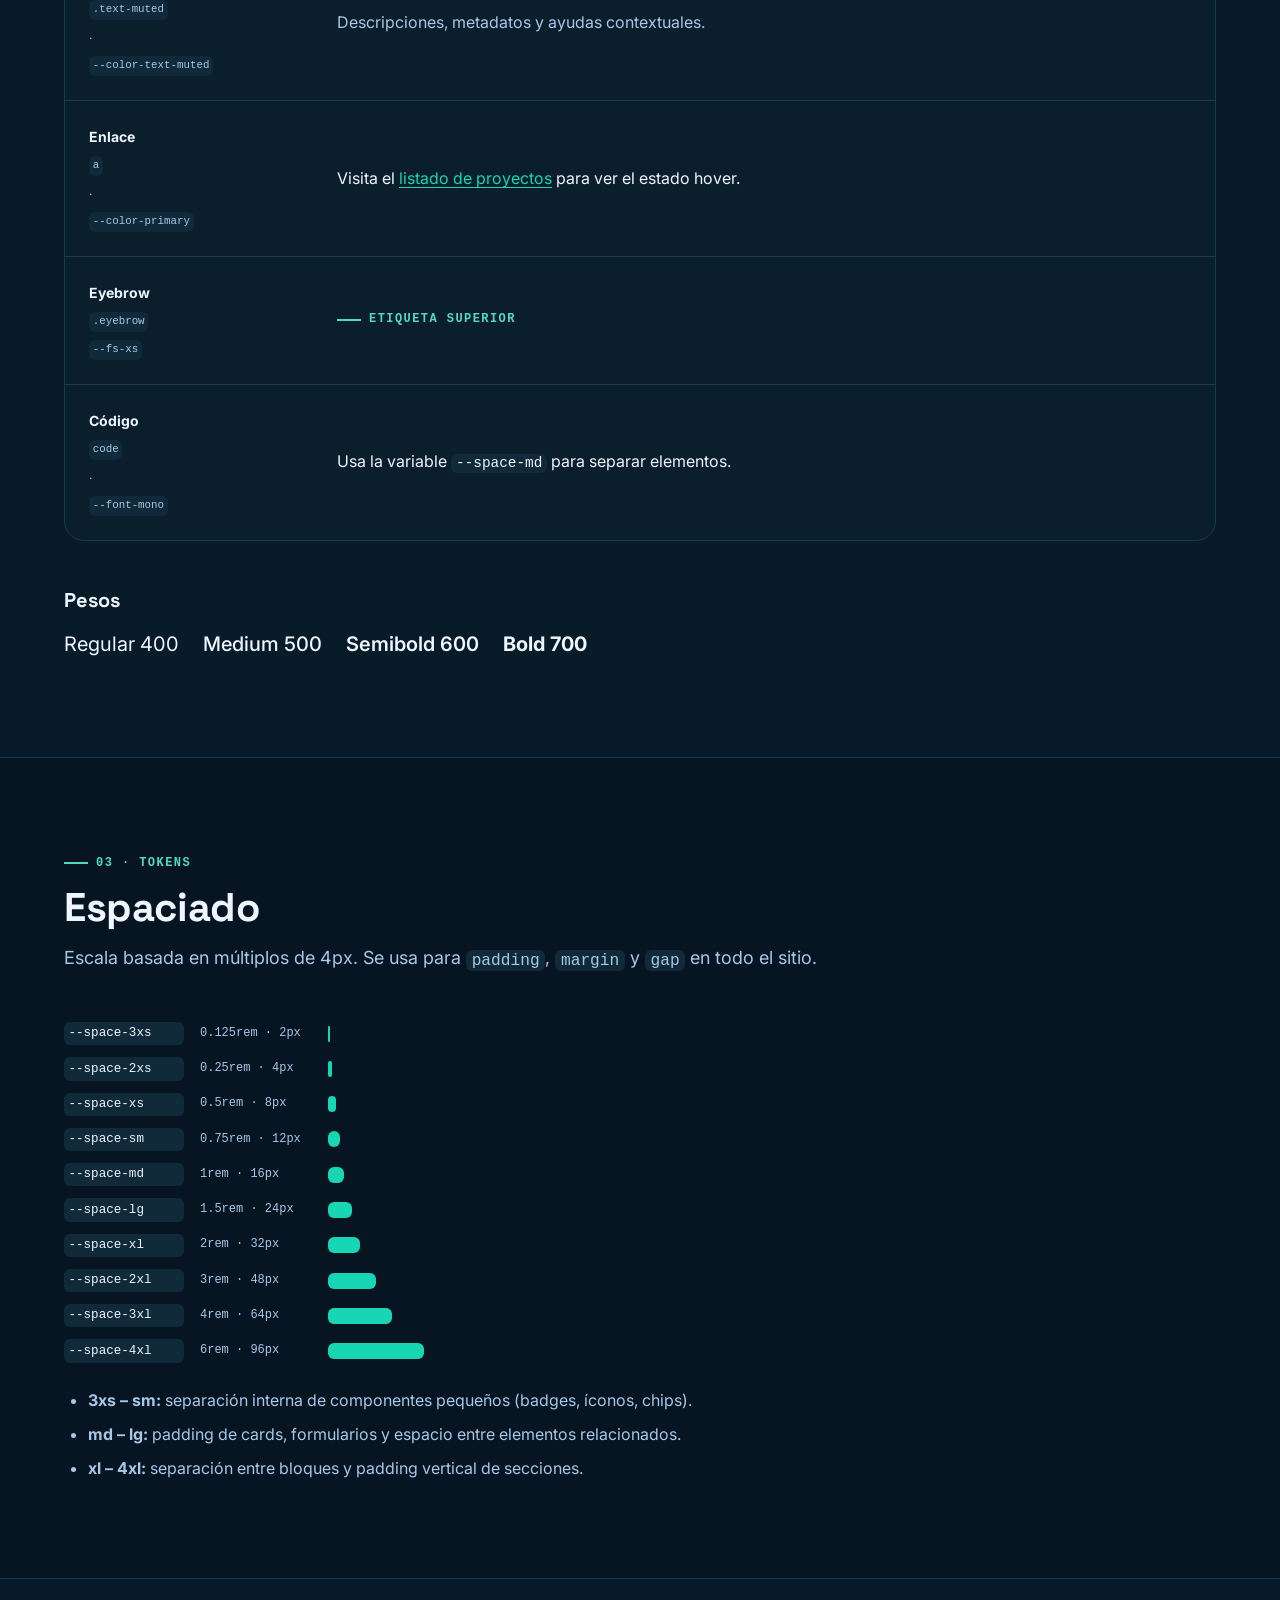
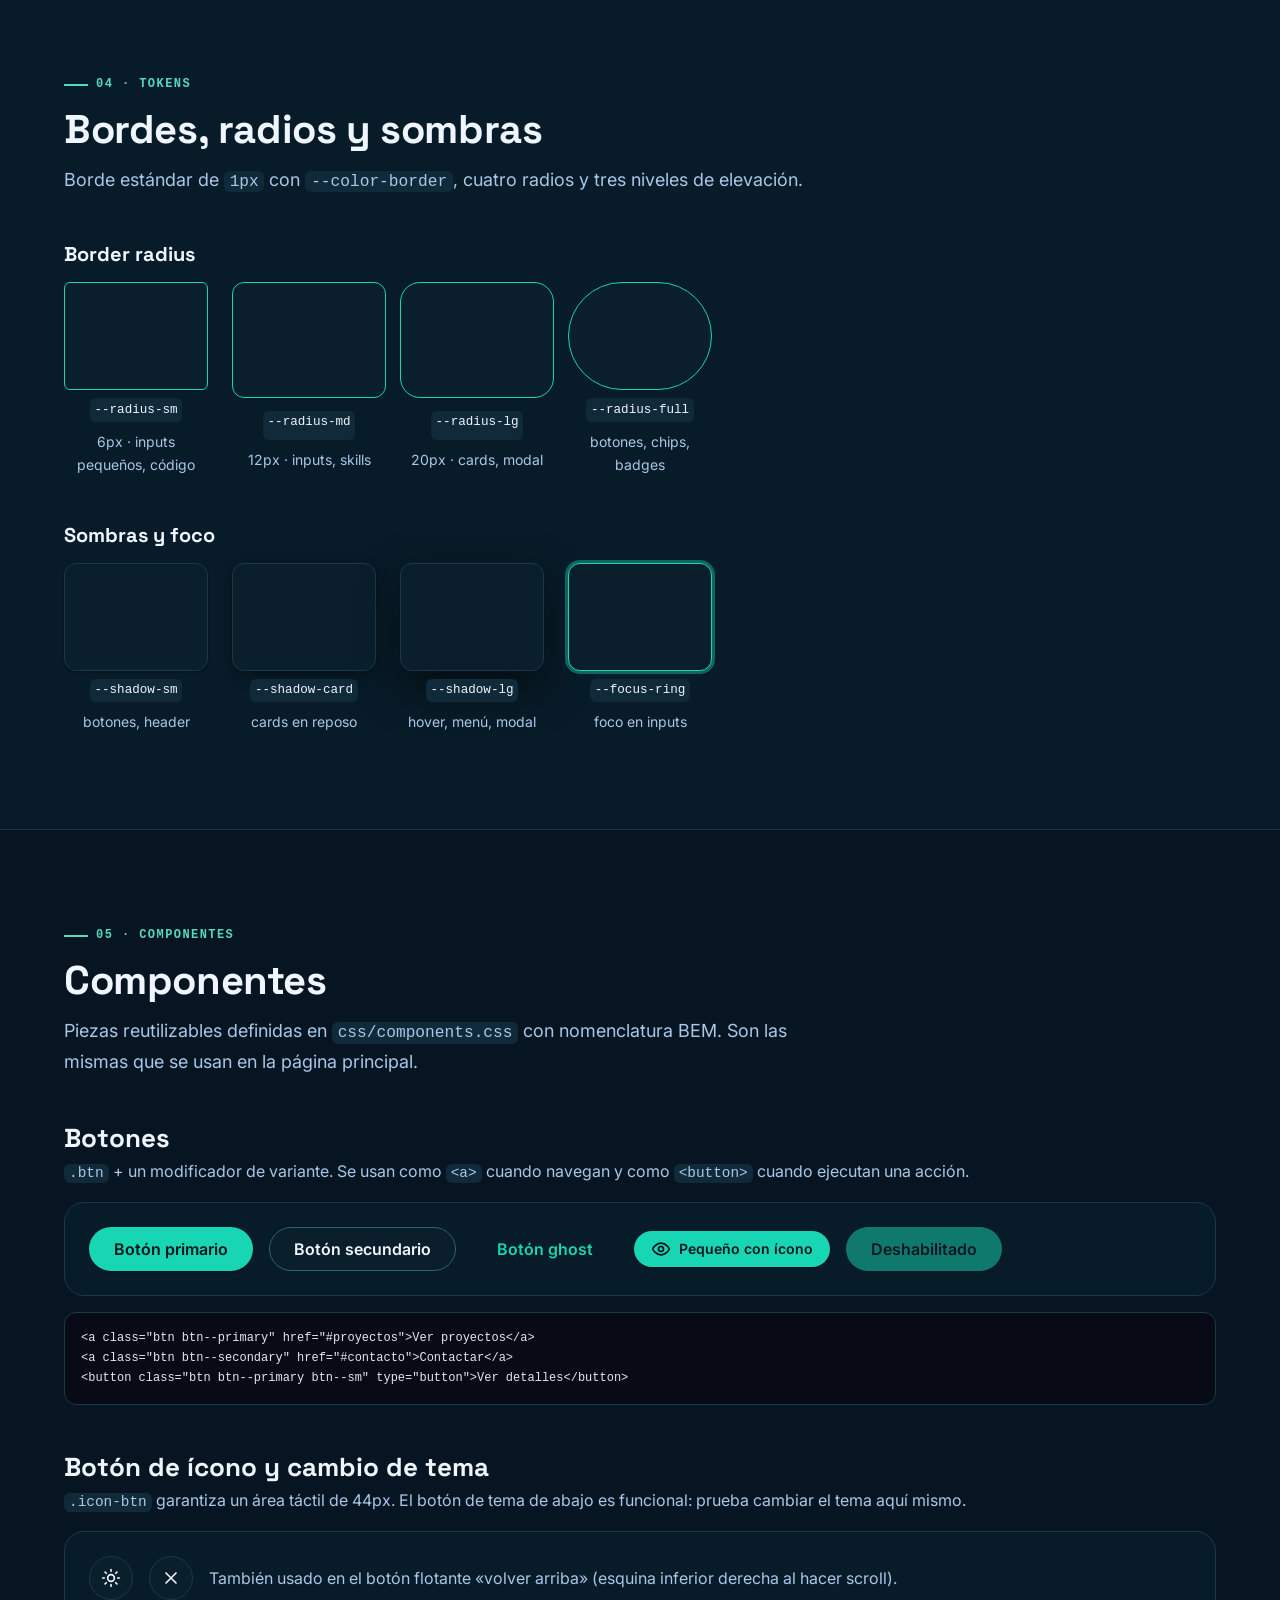
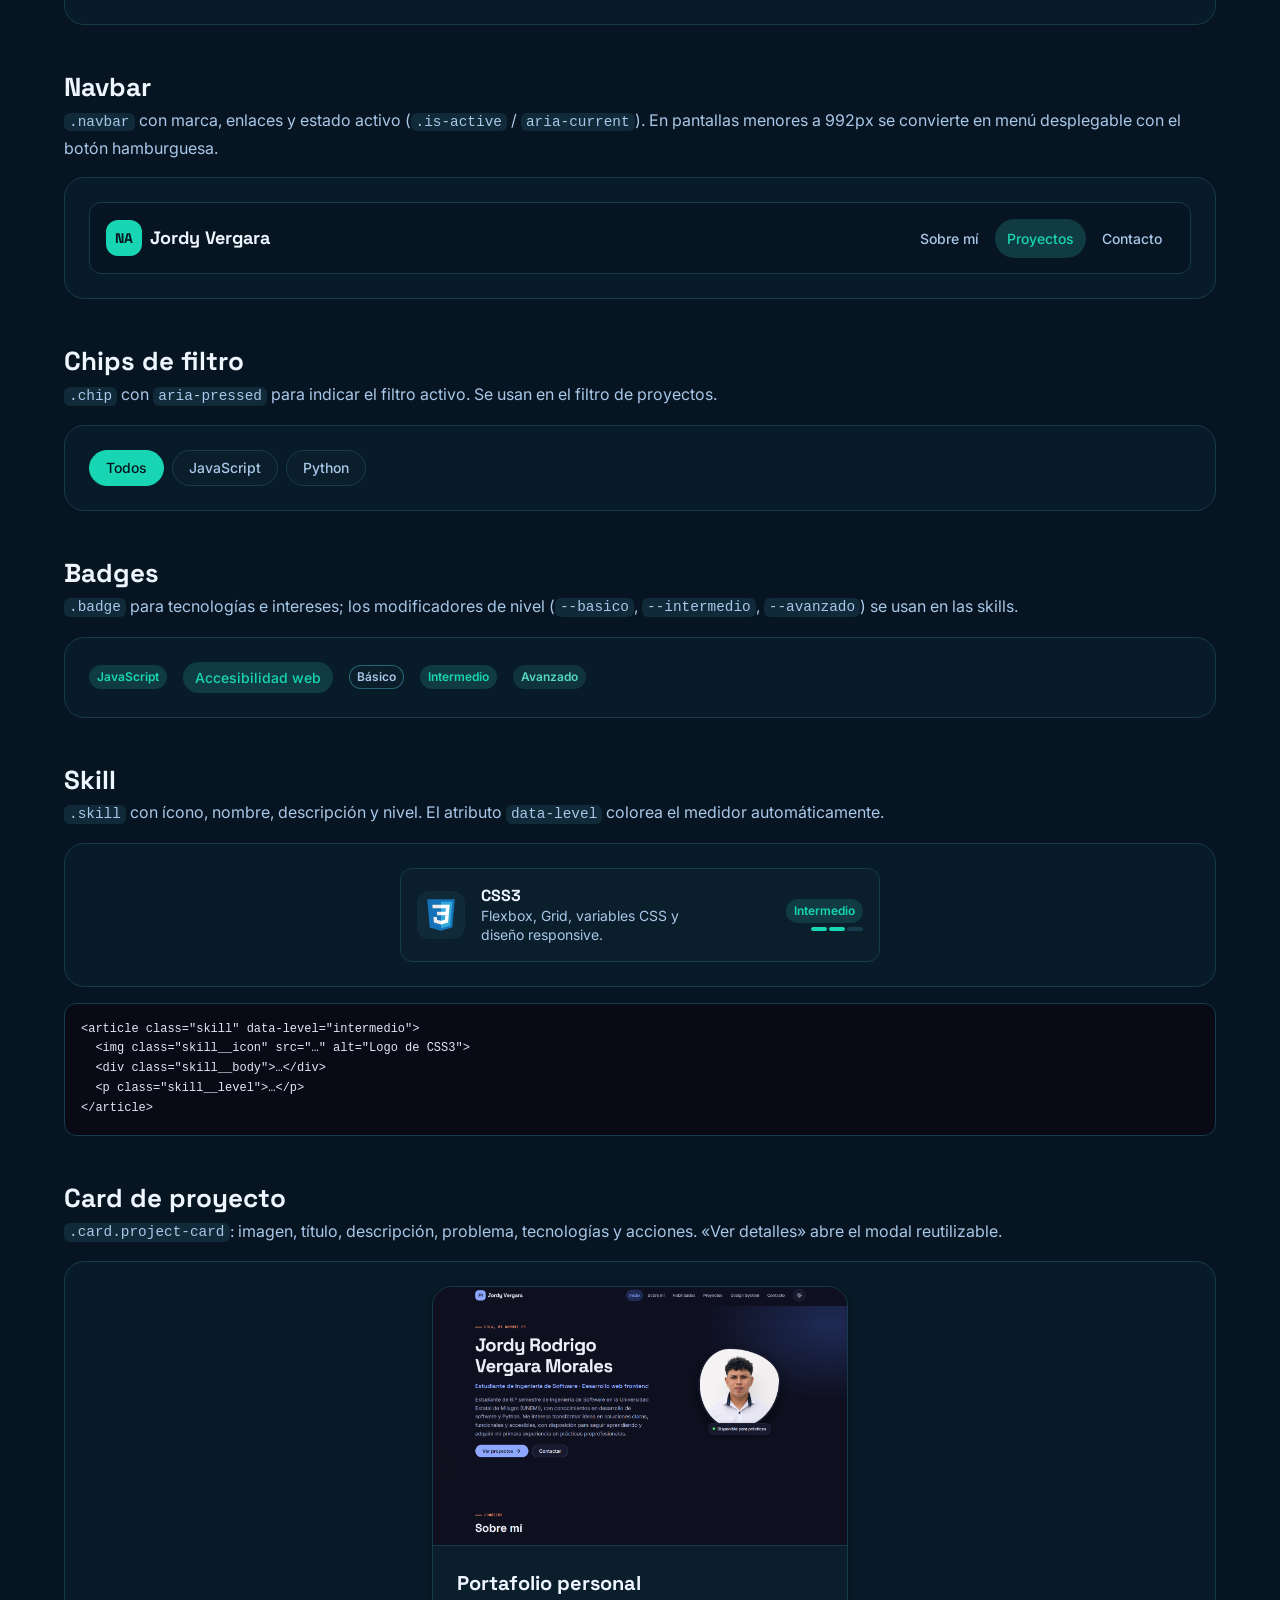
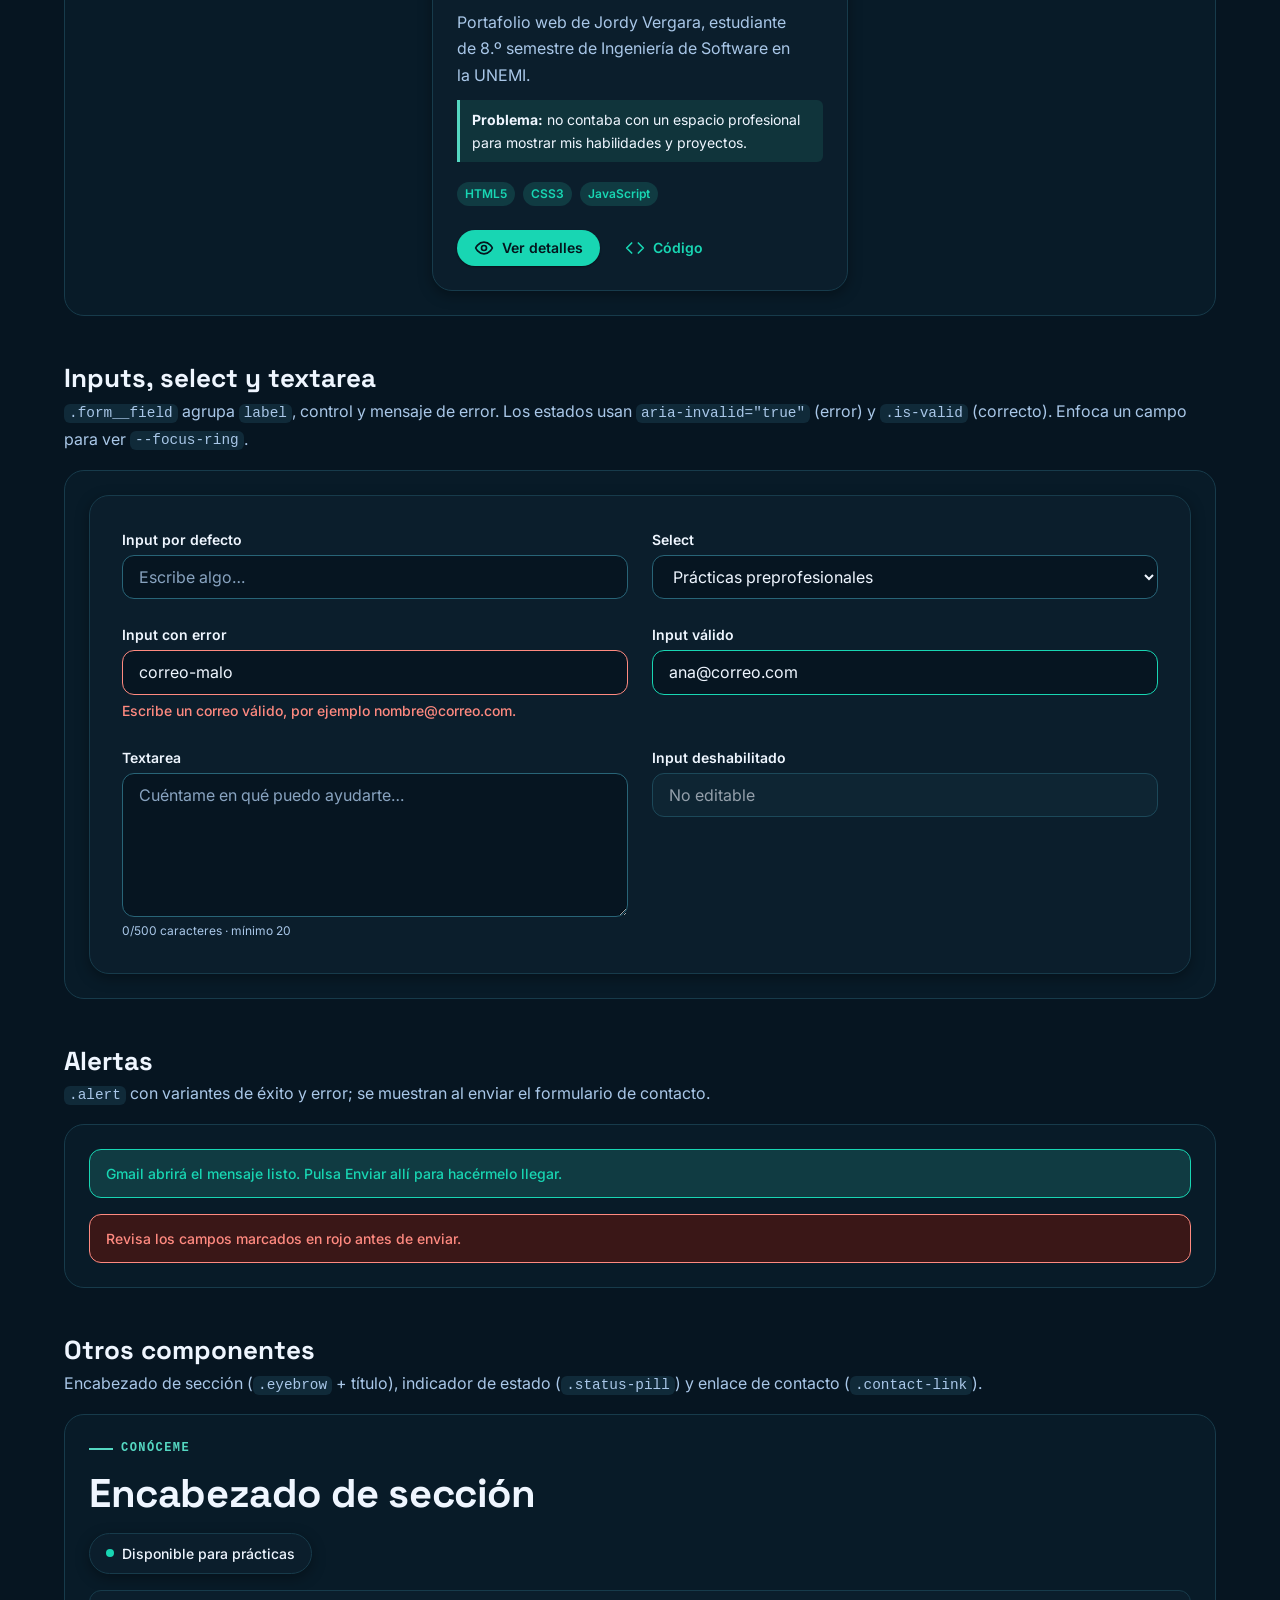
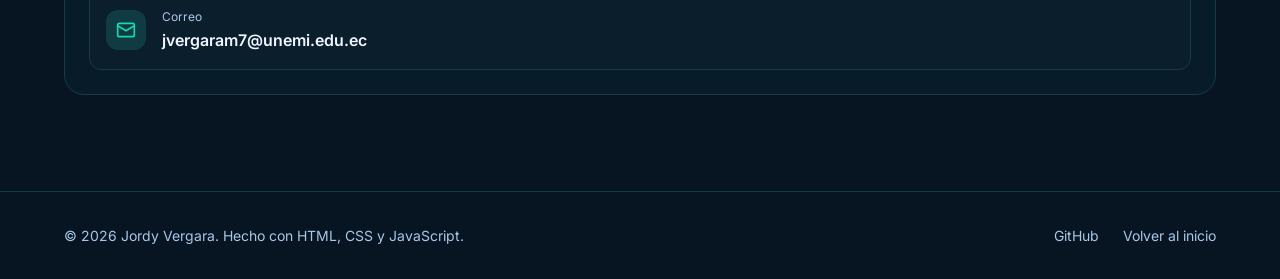
<file: design-system.html>
<!DOCTYPE html>
<html lang="es">
<head>
  <meta charset="UTF-8">
  <meta name="viewport" content="width=device-width, initial-scale=1">
  <title>Design System | Jordy Vergara</title>
  <meta name="description" content="Design System del portafolio: paleta de colores, tipografía, espaciado y componentes reutilizables.">
  <meta name="author" content="Jordy Vergara">
  <meta name="theme-color" content="#061521">

  <link rel="icon" href="assets/icons/favicon.svg" type="image/svg+xml">

  <link rel="preconnect" href="https://fonts.googleapis.com">
  <link rel="preconnect" href="https://fonts.gstatic.com" crossorigin>
  <link rel="stylesheet" href="https://fonts.googleapis.com/css2?family=Inter:wght@400;500;600;700&family=Space+Grotesk:wght@500;600;700&display=swap">

  <link rel="stylesheet" href="css/tokens.css">
  <link rel="stylesheet" href="css/base.css">
  <link rel="stylesheet" href="css/layout.css">
  <link rel="stylesheet" href="css/components.css">
  <link rel="stylesheet" href="css/design-system.css">

  <script src="js/theme.js"></script>
  <script src="js/main.js" defer></script>
  <script src="js/projects.js" defer></script>
  <script src="js/design-system.js" defer></script>
</head>
<body>

  <svg class="icon-sprite" xmlns="http://www.w3.org/2000/svg" aria-hidden="true" focusable="false">
    <symbol id="i-sun" viewBox="0 0 24 24"><circle cx="12" cy="12" r="4"/><path d="M12 2v2M12 20v2M4.93 4.93l1.41 1.41M17.66 17.66l1.41 1.41M2 12h2M20 12h2M6.34 17.66l-1.41 1.41M19.07 4.93l-1.41 1.41"/></symbol>
    <symbol id="i-moon" viewBox="0 0 24 24"><path d="M21 12.8A9 9 0 1 1 11.2 3a7 7 0 0 0 9.8 9.8z"/></symbol>
    <symbol id="i-arrow-up" viewBox="0 0 24 24"><path d="M12 19V5M5 12l7-7 7 7"/></symbol>
    <symbol id="i-arrow-right" viewBox="0 0 24 24"><path d="M5 12h14M12 5l7 7-7 7"/></symbol>
    <symbol id="i-external" viewBox="0 0 24 24"><path d="M15 3h6v6M10 14 21 3M18 13v6a2 2 0 0 1-2 2H5a2 2 0 0 1-2-2V8a2 2 0 0 1 2-2h6"/></symbol>
    <symbol id="i-code" viewBox="0 0 24 24"><path d="m16 18 6-6-6-6M8 6l-6 6 6 6"/></symbol>
    <symbol id="i-eye" viewBox="0 0 24 24"><path d="M2 12s3-7 10-7 10 7 10 7-3 7-10 7-10-7-10-7z"/><circle cx="12" cy="12" r="3"/></symbol>
    <symbol id="i-mail" viewBox="0 0 24 24"><rect x="2" y="4" width="20" height="16" rx="2"/><path d="m22 7-10 6L2 7"/></symbol>
    <symbol id="i-send" viewBox="0 0 24 24"><path d="m22 2-7 20-4-9-9-4z"/><path d="M22 2 11 13"/></symbol>
    <symbol id="i-close" viewBox="0 0 24 24"><path d="M18 6 6 18M6 6l12 12"/></symbol>
  </svg>

  <a class="skip-link" href="#contenido">Saltar al contenido</a>

  <header class="site-header" id="site-header">
    <nav class="navbar container" aria-label="Navegación principal">
      <a class="navbar__brand" href="index.html#inicio">
        <span class="navbar__logo" aria-hidden="true">NA</span>
        <span class="navbar__name">Jordy Vergara</span>
      </a>

      <button class="icon-btn theme-toggle" type="button" aria-pressed="false" title="Cambiar tema" data-theme-toggle>
        <span class="visually-hidden">Tema oscuro</span>
        <svg class="icon theme-toggle__moon" aria-hidden="true" focusable="false"><use href="#i-moon"/></svg>
        <svg class="icon theme-toggle__sun" aria-hidden="true" focusable="false"><use href="#i-sun"/></svg>
      </button>

      <button class="navbar__toggle" type="button" aria-expanded="false" aria-controls="menu-principal" data-menu-toggle>
        <span class="visually-hidden" data-menu-label>Abrir menú</span>
        <span class="navbar__toggle-bar" aria-hidden="true"></span>
        <span class="navbar__toggle-bar" aria-hidden="true"></span>
        <span class="navbar__toggle-bar" aria-hidden="true"></span>
      </button>

      <ul class="navbar__menu" id="menu-principal" role="list" data-menu>
        <li><a class="navbar__link" href="index.html#inicio">Inicio</a></li>
        <li><a class="navbar__link" href="index.html#sobre-mi">Sobre mí</a></li>
        <li><a class="navbar__link" href="index.html#habilidades">Habilidades</a></li>
        <li><a class="navbar__link" href="index.html#proyectos">Proyectos</a></li>
        <li><a class="navbar__link" href="design-system.html" aria-current="page">Design System</a></li>
        <li><a class="navbar__link" href="index.html#contacto">Contacto</a></li>
      </ul>
    </nav>
  </header>

  <main id="contenido">

    <section class="ds-hero" aria-labelledby="ds-title">
      <div class="container ds-hero__inner">
        <p class="eyebrow">Documentación</p>
        <h1 id="ds-title">Design System</h1>
        <p class="text-lead">
          Decisiones visuales y componentes reutilizables del portafolio. Todo lo
          que aparece aquí usa exactamente las mismas variables CSS y clases que
          el resto del sitio: si cambia un token, cambia en todas partes.
        </p>
        <nav class="ds-toc" aria-label="Contenido del Design System">
          <ul role="list">
            <li><a href="#colores">Colores</a></li>
            <li><a href="#tipografia">Tipografía</a></li>
            <li><a href="#espaciado">Espaciado</a></li>
            <li><a href="#bordes">Bordes y sombras</a></li>
            <li><a href="#componentes">Componentes</a></li>
          </ul>
        </nav>
      </div>
    </section>


    <section class="section" id="colores" aria-labelledby="colores-title">
      <div class="container">
        <header class="section-header">
          <p class="eyebrow">01 · Tokens</p>
          <h2 class="section-header__title" id="colores-title">Colores</h2>
          <p class="section-header__text">
            Paleta definida en <code>css/tokens.css</code>. Los valores se
            actualizan al cambiar entre tema claro y oscuro. Haz clic en un valor
            para copiarlo.
          </p>
        </header>

        <h3 class="ds-subtitle">Marca</h3>
        <ul class="swatch-grid" role="list">
          <li>
            <figure class="swatch">
              <div class="swatch__color swatch__color--primary"></div>
              <figcaption class="swatch__info">
                <strong>Primary</strong>
                <code>--color-primary</code>
                <button class="swatch__value" type="button" title="Copiar valor" data-token="--color-primary">#18d6b3</button>
              </figcaption>
            </figure>
          </li>
          <li>
            <figure class="swatch">
              <div class="swatch__color swatch__color--primary-hover"></div>
              <figcaption class="swatch__info">
                <strong>Primary hover</strong>
                <code>--color-primary-hover</code>
                <button class="swatch__value" type="button" title="Copiar valor" data-token="--color-primary-hover">#39e3c2</button>
              </figcaption>
            </figure>
          </li>
          <li>
            <figure class="swatch">
              <div class="swatch__color swatch__color--primary-soft"></div>
              <figcaption class="swatch__info">
                <strong>Primary soft</strong>
                <code>--color-primary-soft</code>
                <button class="swatch__value" type="button" title="Copiar valor" data-token="--color-primary-soft">#103b42</button>
              </figcaption>
            </figure>
          </li>
          <li>
            <figure class="swatch">
              <div class="swatch__color swatch__color--on-primary"></div>
              <figcaption class="swatch__info">
                <strong>On primary</strong>
                <code>--color-on-primary</code>
                <button class="swatch__value" type="button" title="Copiar valor" data-token="--color-on-primary">#04151d</button>
              </figcaption>
            </figure>
          </li>
          <li>
            <figure class="swatch">
              <div class="swatch__color swatch__color--secondary"></div>
              <figcaption class="swatch__info">
                <strong>Secondary</strong>
                <code>--color-secondary</code>
                <button class="swatch__value" type="button" title="Copiar valor" data-token="--color-secondary">#55d8c2</button>
              </figcaption>
            </figure>
          </li>
          <li>
            <figure class="swatch">
              <div class="swatch__color swatch__color--secondary-soft"></div>
              <figcaption class="swatch__info">
                <strong>Secondary soft</strong>
                <code>--color-secondary-soft</code>
                <button class="swatch__value" type="button" title="Copiar valor" data-token="--color-secondary-soft">#10343b</button>
              </figcaption>
            </figure>
          </li>
        </ul>

        <h3 class="ds-subtitle">Superficies y bordes</h3>
        <ul class="swatch-grid" role="list">
          <li>
            <figure class="swatch">
              <div class="swatch__color swatch__color--background"></div>
              <figcaption class="swatch__info">
                <strong>Background</strong>
                <code>--color-background</code>
                <button class="swatch__value" type="button" title="Copiar valor" data-token="--color-background">#061521</button>
              </figcaption>
            </figure>
          </li>
          <li>
            <figure class="swatch">
              <div class="swatch__color swatch__color--surface"></div>
              <figcaption class="swatch__info">
                <strong>Surface</strong>
                <code>--color-surface</code>
                <button class="swatch__value" type="button" title="Copiar valor" data-token="--color-surface">#0b1e2c</button>
              </figcaption>
            </figure>
          </li>
          <li>
            <figure class="swatch">
              <div class="swatch__color swatch__color--surface-alt"></div>
              <figcaption class="swatch__info">
                <strong>Surface alt</strong>
                <code>--color-surface-alt</code>
                <button class="swatch__value" type="button" title="Copiar valor" data-token="--color-surface-alt">#102a39</button>
              </figcaption>
            </figure>
          </li>
          <li>
            <figure class="swatch">
              <div class="swatch__color swatch__color--section-alt"></div>
              <figcaption class="swatch__info">
                <strong>Section alt</strong>
                <code>--color-section-alt</code>
                <button class="swatch__value" type="button" title="Copiar valor" data-token="--color-section-alt">#081b28</button>
              </figcaption>
            </figure>
          </li>
          <li>
            <figure class="swatch">
              <div class="swatch__color swatch__color--border"></div>
              <figcaption class="swatch__info">
                <strong>Border</strong>
                <code>--color-border</code>
                <button class="swatch__value" type="button" title="Copiar valor" data-token="--color-border">#173b4b</button>
              </figcaption>
            </figure>
          </li>
          <li>
            <figure class="swatch">
              <div class="swatch__color swatch__color--border-strong"></div>
              <figcaption class="swatch__info">
                <strong>Border strong</strong>
                <code>--color-border-strong</code>
                <button class="swatch__value" type="button" title="Copiar valor" data-token="--color-border-strong">#286477</button>
              </figcaption>
            </figure>
          </li>
        </ul>

        <h3 class="ds-subtitle">Texto y estados</h3>
        <ul class="swatch-grid" role="list">
          <li>
            <figure class="swatch">
              <div class="swatch__color swatch__color--text"></div>
              <figcaption class="swatch__info">
                <strong>Text</strong>
                <code>--color-text</code>
                <button class="swatch__value" type="button" title="Copiar valor" data-token="--color-text">#eff6ff</button>
              </figcaption>
            </figure>
          </li>
          <li>
            <figure class="swatch">
              <div class="swatch__color swatch__color--text-muted"></div>
              <figcaption class="swatch__info">
                <strong>Text muted</strong>
                <code>--color-text-muted</code>
                <button class="swatch__value" type="button" title="Copiar valor" data-token="--color-text-muted">#a9c7e8</button>
              </figcaption>
            </figure>
          </li>
          <li>
            <figure class="swatch">
              <div class="swatch__color swatch__color--success"></div>
              <figcaption class="swatch__info">
                <strong>Success</strong>
                <code>--color-success</code>
                <button class="swatch__value" type="button" title="Copiar valor" data-token="--color-success">#18d6b3</button>
              </figcaption>
            </figure>
          </li>
          <li>
            <figure class="swatch">
              <div class="swatch__color swatch__color--success-soft"></div>
              <figcaption class="swatch__info">
                <strong>Success soft</strong>
                <code>--color-success-soft</code>
                <button class="swatch__value" type="button" title="Copiar valor" data-token="--color-success-soft">#103b42</button>
              </figcaption>
            </figure>
          </li>
          <li>
            <figure class="swatch">
              <div class="swatch__color swatch__color--error"></div>
              <figcaption class="swatch__info">
                <strong>Error</strong>
                <code>--color-error</code>
                <button class="swatch__value" type="button" title="Copiar valor" data-token="--color-error">#ff8a80</button>
              </figcaption>
            </figure>
          </li>
          <li>
            <figure class="swatch">
              <div class="swatch__color swatch__color--error-soft"></div>
              <figcaption class="swatch__info">
                <strong>Error soft</strong>
                <code>--color-error-soft</code>
                <button class="swatch__value" type="button" title="Copiar valor" data-token="--color-error-soft">#3a1717</button>
              </figcaption>
            </figure>
          </li>
        </ul>
        <p class="ds-note" role="status" data-copy-status></p>
      </div>
    </section>


    <section class="section section--alt" id="tipografia" aria-labelledby="tipografia-title">
      <div class="container">
        <header class="section-header">
          <p class="eyebrow">02 · Tokens</p>
          <h2 class="section-header__title" id="tipografia-title">Tipografía</h2>
          <p class="section-header__text">
            Dos familias de Google Fonts y una monoespaciada del sistema. Los
            títulos usan <code>clamp()</code> para escalar con el ancho de la pantalla.
          </p>
        </header>

        <h3 class="ds-subtitle">Familias</h3>
        <ul class="font-grid" role="list">
          <li class="card card--padded font-card">
            <p class="font-card__sample font-card__sample--heading" aria-hidden="true">Aa</p>
            <p><strong>Space Grotesk</strong></p>
            <p class="text-muted">Títulos y marca · <code>--font-heading</code></p>
          </li>
          <li class="card card--padded font-card">
            <p class="font-card__sample font-card__sample--body" aria-hidden="true">Aa</p>
            <p><strong>Inter</strong></p>
            <p class="text-muted">Texto y controles · <code>--font-body</code></p>
          </li>
          <li class="card card--padded font-card">
            <p class="font-card__sample font-card__sample--mono" aria-hidden="true">Aa</p>
            <p><strong>Monoespaciada del sistema</strong></p>
            <p class="text-muted">Código y etiquetas · <code>--font-mono</code></p>
          </li>
        </ul>

        <h3 class="ds-subtitle">Escala tipográfica</h3>
        <div class="type-scale">
          <div class="type-scale__row">
            <p class="type-scale__meta"><strong>Heading 1 · h1</strong> <code>--fs-3xl</code> 36 → 64px</p>
            <p class="type-h1">Jordy Rodrigo Vergara Morales</p>
          </div>
          <div class="type-scale__row">
            <p class="type-scale__meta"><strong>Heading 2 · h2</strong> <code>--fs-2xl</code> 28 → 40px</p>
            <p class="type-h2">Proyectos destacados</p>
          </div>
          <div class="type-scale__row">
            <p class="type-scale__meta"><strong>Heading 3 · h3</strong> <code>--fs-xl</code> 22 → 26px</p>
            <p class="type-h3">Formación académica</p>
          </div>
          <div class="type-scale__row">
            <p class="type-scale__meta"><strong>Heading 4 · h4</strong> <code>--fs-md</code> 18px</p>
            <p class="type-h4">Ingeniería de Software</p>
          </div>
          <div class="type-scale__row">
            <p class="type-scale__meta"><strong>Texto destacado</strong> <code>.text-lead</code> 18px</p>
            <p class="text-lead">Introducciones y subtítulos de sección.</p>
          </div>
          <div class="type-scale__row">
            <p class="type-scale__meta"><strong>Párrafo</strong> <code>--fs-base</code> 16px · interlineado 1.65</p>
            <p>Me gusta convertir ideas en interfaces claras, accesibles y rápidas. Este es el tamaño base para todo el contenido de lectura.</p>
          </div>
          <div class="type-scale__row">
            <p class="type-scale__meta"><strong>Texto secundario</strong> <code>.text-muted</code> · <code>--color-text-muted</code></p>
            <p class="text-muted">Descripciones, metadatos y ayudas contextuales.</p>
          </div>
          <div class="type-scale__row">
            <p class="type-scale__meta"><strong>Enlace</strong> <code>a</code> · <code>--color-primary</code></p>
            <p>Visita el <a href="index.html#proyectos">listado de proyectos</a> para ver el estado hover.</p>
          </div>
          <div class="type-scale__row">
            <p class="type-scale__meta"><strong>Eyebrow</strong> <code>.eyebrow</code> <code>--fs-xs</code></p>
            <p class="eyebrow">Etiqueta superior</p>
          </div>
          <div class="type-scale__row">
            <p class="type-scale__meta"><strong>Código</strong> <code>code</code> · <code>--font-mono</code></p>
            <p>Usa la variable <code>--space-md</code> para separar elementos.</p>
          </div>
        </div>

        <h3 class="ds-subtitle">Pesos</h3>
        <ul class="weight-list" role="list">
          <li class="fw-regular">Regular 400</li>
          <li class="fw-medium">Medium 500</li>
          <li class="fw-semibold">Semibold 600</li>
          <li class="fw-bold">Bold 700</li>
        </ul>
      </div>
    </section>


    <section class="section" id="espaciado" aria-labelledby="espaciado-title">
      <div class="container">
        <header class="section-header">
          <p class="eyebrow">03 · Tokens</p>
          <h2 class="section-header__title" id="espaciado-title">Espaciado</h2>
          <p class="section-header__text">
            Escala basada en múltiplos de 4px. Se usa para <code>padding</code>,
            <code>margin</code> y <code>gap</code> en todo el sitio.
          </p>
        </header>

        <ul class="space-scale" role="list">
          <li class="space-scale__item"><code>--space-3xs</code><span class="space-scale__value">0.125rem · 2px</span><span class="space-scale__bar space-scale__bar--3xs" aria-hidden="true"></span></li>
          <li class="space-scale__item"><code>--space-2xs</code><span class="space-scale__value">0.25rem · 4px</span><span class="space-scale__bar space-scale__bar--2xs" aria-hidden="true"></span></li>
          <li class="space-scale__item"><code>--space-xs</code><span class="space-scale__value">0.5rem · 8px</span><span class="space-scale__bar space-scale__bar--xs" aria-hidden="true"></span></li>
          <li class="space-scale__item"><code>--space-sm</code><span class="space-scale__value">0.75rem · 12px</span><span class="space-scale__bar space-scale__bar--sm" aria-hidden="true"></span></li>
          <li class="space-scale__item"><code>--space-md</code><span class="space-scale__value">1rem · 16px</span><span class="space-scale__bar space-scale__bar--md" aria-hidden="true"></span></li>
          <li class="space-scale__item"><code>--space-lg</code><span class="space-scale__value">1.5rem · 24px</span><span class="space-scale__bar space-scale__bar--lg" aria-hidden="true"></span></li>
          <li class="space-scale__item"><code>--space-xl</code><span class="space-scale__value">2rem · 32px</span><span class="space-scale__bar space-scale__bar--xl" aria-hidden="true"></span></li>
          <li class="space-scale__item"><code>--space-2xl</code><span class="space-scale__value">3rem · 48px</span><span class="space-scale__bar space-scale__bar--2xl" aria-hidden="true"></span></li>
          <li class="space-scale__item"><code>--space-3xl</code><span class="space-scale__value">4rem · 64px</span><span class="space-scale__bar space-scale__bar--3xl" aria-hidden="true"></span></li>
          <li class="space-scale__item"><code>--space-4xl</code><span class="space-scale__value">6rem · 96px</span><span class="space-scale__bar space-scale__bar--4xl" aria-hidden="true"></span></li>
        </ul>

        <ul class="usage-list">
          <li><strong>3xs – sm:</strong> separación interna de componentes pequeños (badges, íconos, chips).</li>
          <li><strong>md – lg:</strong> padding de cards, formularios y espacio entre elementos relacionados.</li>
          <li><strong>xl – 4xl:</strong> separación entre bloques y padding vertical de secciones.</li>
        </ul>
      </div>
    </section>


    <section class="section section--alt" id="bordes" aria-labelledby="bordes-title">
      <div class="container">
        <header class="section-header">
          <p class="eyebrow">04 · Tokens</p>
          <h2 class="section-header__title" id="bordes-title">Bordes, radios y sombras</h2>
          <p class="section-header__text">
            Borde estándar de <code>1px</code> con <code>--color-border</code>,
            cuatro radios y tres niveles de elevación.
          </p>
        </header>

        <h3 class="ds-subtitle">Border radius</h3>
        <ul class="sample-grid" role="list">
          <li class="sample"><span class="sample__box sample__box--radius-sm" aria-hidden="true"></span><code>--radius-sm</code><span class="text-muted">6px · inputs pequeños, código</span></li>
          <li class="sample"><span class="sample__box sample__box--radius-md" aria-hidden="true"></span><code>--radius-md</code><span class="text-muted">12px · inputs, skills</span></li>
          <li class="sample"><span class="sample__box sample__box--radius-lg" aria-hidden="true"></span><code>--radius-lg</code><span class="text-muted">20px · cards, modal</span></li>
          <li class="sample"><span class="sample__box sample__box--radius-full" aria-hidden="true"></span><code>--radius-full</code><span class="text-muted">botones, chips, badges</span></li>
        </ul>

        <h3 class="ds-subtitle">Sombras y foco</h3>
        <ul class="sample-grid" role="list">
          <li class="sample"><span class="sample__box sample__box--shadow-sm" aria-hidden="true"></span><code>--shadow-sm</code><span class="text-muted">botones, header</span></li>
          <li class="sample"><span class="sample__box sample__box--shadow-card" aria-hidden="true"></span><code>--shadow-card</code><span class="text-muted">cards en reposo</span></li>
          <li class="sample"><span class="sample__box sample__box--shadow-lg" aria-hidden="true"></span><code>--shadow-lg</code><span class="text-muted">hover, menú, modal</span></li>
          <li class="sample"><span class="sample__box sample__box--focus" aria-hidden="true"></span><code>--focus-ring</code><span class="text-muted">foco en inputs</span></li>
        </ul>
      </div>
    </section>


    <section class="section" id="componentes" aria-labelledby="componentes-title">
      <div class="container">
        <header class="section-header">
          <p class="eyebrow">05 · Componentes</p>
          <h2 class="section-header__title" id="componentes-title">Componentes</h2>
          <p class="section-header__text">
            Piezas reutilizables definidas en <code>css/components.css</code> con
            nomenclatura BEM. Son las mismas que se usan en la página principal.
          </p>
        </header>

        <div class="ds-components">

          <article class="ds-component" id="c-botones" aria-labelledby="c-botones-title">
            <header class="ds-component__header">
              <h3 id="c-botones-title">Botones</h3>
              <p>
                <code>.btn</code> + un modificador de variante. Se usan como
                <code>&lt;a&gt;</code> cuando navegan y como <code>&lt;button&gt;</code> cuando ejecutan una acción.
              </p>
            </header>
            <div class="ds-preview">
              <button class="btn btn--primary" type="button">Botón primario</button>
              <button class="btn btn--secondary" type="button">Botón secundario</button>
              <button class="btn btn--ghost" type="button">Botón ghost</button>
              <button class="btn btn--primary btn--sm" type="button">
                <svg class="icon" aria-hidden="true" focusable="false"><use href="#i-eye"/></svg>
                Pequeño con ícono
              </button>
              <button class="btn btn--primary" type="button" disabled>Deshabilitado</button>
            </div>
            <pre class="ds-code"><code>&lt;a class="btn btn--primary" href="#proyectos"&gt;Ver proyectos&lt;/a&gt;
&lt;a class="btn btn--secondary" href="#contacto"&gt;Contactar&lt;/a&gt;
&lt;button class="btn btn--primary btn--sm" type="button"&gt;Ver detalles&lt;/button&gt;</code></pre>
          </article>


          <article class="ds-component" id="c-icon-btn" aria-labelledby="c-icon-btn-title">
            <header class="ds-component__header">
              <h3 id="c-icon-btn-title">Botón de ícono y cambio de tema</h3>
              <p>
                <code>.icon-btn</code> garantiza un área táctil de 44px. El botón de
                tema de abajo es funcional: prueba cambiar el tema aquí mismo.
              </p>
            </header>
            <div class="ds-preview">
              <button class="icon-btn theme-toggle" type="button" aria-pressed="false" title="Cambiar tema" data-theme-toggle>
                <span class="visually-hidden">Tema oscuro</span>
                <svg class="icon theme-toggle__moon" aria-hidden="true" focusable="false"><use href="#i-moon"/></svg>
                <svg class="icon theme-toggle__sun" aria-hidden="true" focusable="false"><use href="#i-sun"/></svg>
              </button>
              <button class="icon-btn" type="button" aria-label="Cerrar (ejemplo)">
                <svg class="icon" aria-hidden="true" focusable="false"><use href="#i-close"/></svg>
              </button>
              <span class="text-muted">También usado en el botón flotante «volver arriba» (esquina inferior derecha al hacer scroll).</span>
            </div>
          </article>


          <article class="ds-component" id="c-navbar" aria-labelledby="c-navbar-title">
            <header class="ds-component__header">
              <h3 id="c-navbar-title">Navbar</h3>
              <p>
                <code>.navbar</code> con marca, enlaces y estado activo
                (<code>.is-active</code> / <code>aria-current</code>). En pantallas menores
                a 992px se convierte en menú desplegable con el botón hamburguesa.
              </p>
            </header>
            <div class="ds-preview">
              <nav class="navbar ds-navbar-demo" aria-label="Ejemplo de navbar">
                <a class="navbar__brand" href="index.html#inicio">
                  <span class="navbar__logo" aria-hidden="true">NA</span>
                  <span class="navbar__name">Jordy Vergara</span>
                </a>
                <ul class="navbar__menu" role="list">
                  <li><a class="navbar__link" href="index.html#sobre-mi">Sobre mí</a></li>
                  <li><a class="navbar__link is-active" href="index.html#proyectos">Proyectos</a></li>
                  <li><a class="navbar__link" href="index.html#contacto">Contacto</a></li>
                </ul>
              </nav>
            </div>
          </article>


          <article class="ds-component" id="c-chips" aria-labelledby="c-chips-title">
            <header class="ds-component__header">
              <h3 id="c-chips-title">Chips de filtro</h3>
              <p>
                <code>.chip</code> con <code>aria-pressed</code> para indicar el filtro
                activo. Se usan en el filtro de proyectos.
              </p>
            </header>
            <div class="ds-preview">
              <div class="filter" role="group" aria-label="Ejemplo de filtro" data-demo-chips>
                <button class="chip" type="button" aria-pressed="true">Todos</button>
                <button class="chip" type="button" aria-pressed="false">JavaScript</button>
                <button class="chip" type="button" aria-pressed="false">Python</button>
              </div>
            </div>
          </article>


          <article class="ds-component" id="c-badges" aria-labelledby="c-badges-title">
            <header class="ds-component__header">
              <h3 id="c-badges-title">Badges</h3>
              <p>
                <code>.badge</code> para tecnologías e intereses; los modificadores de
                nivel (<code>--basico</code>, <code>--intermedio</code>, <code>--avanzado</code>) se usan en las skills.
              </p>
            </header>
            <div class="ds-preview">
              <span class="badge">JavaScript</span>
              <span class="badge badge--lg">Accesibilidad web</span>
              <span class="badge badge--basico">Básico</span>
              <span class="badge badge--intermedio">Intermedio</span>
              <span class="badge badge--avanzado">Avanzado</span>
            </div>
          </article>


          <article class="ds-component" id="c-skill" aria-labelledby="c-skill-title">
            <header class="ds-component__header">
              <h3 id="c-skill-title">Skill</h3>
              <p>
                <code>.skill</code> con ícono, nombre, descripción y nivel. El atributo
                <code>data-level</code> colorea el medidor automáticamente.
              </p>
            </header>
            <div class="ds-preview ds-preview--card">
              <article class="skill" data-level="intermedio">
                <img class="skill__icon" src="assets/icons/skills/css3.svg" alt="Logo de CSS3" width="48" height="48">
                <div class="skill__body">
                  <h4 class="skill__name">CSS3</h4>
                  <p class="skill__desc">Flexbox, Grid, variables CSS y diseño responsive.</p>
                </div>
                <p class="skill__level">
                  <span class="badge badge--intermedio">Intermedio</span>
                  <span class="level-meter" aria-hidden="true"><span></span><span></span><span></span></span>
                </p>
              </article>
            </div>
            <pre class="ds-code"><code>&lt;article class="skill" data-level="intermedio"&gt;
  &lt;img class="skill__icon" src="…" alt="Logo de CSS3"&gt;
  &lt;div class="skill__body"&gt;…&lt;/div&gt;
  &lt;p class="skill__level"&gt;…&lt;/p&gt;
&lt;/article&gt;</code></pre>
          </article>


          <article class="ds-component" id="c-card" aria-labelledby="c-card-title">
            <header class="ds-component__header">
              <h3 id="c-card-title">Card de proyecto</h3>
              <p>
                <code>.card.project-card</code>: imagen, título, descripción, problema,
                tecnologías y acciones. «Ver detalles» abre el modal reutilizable.
              </p>
            </header>
            <div class="ds-preview ds-preview--card">
              <article class="card project-card">
                <figure class="card__media">
                  <img src="assets/img/projects/Portafolio.png" alt="Vista previa del portafolio de Jordy Vergara" width="640" height="400" loading="lazy">
                </figure>
                <div class="card__body">
                  <h4 class="card__title">Portafolio personal</h4>
                  <p class="card__text">Portafolio web de Jordy Vergara, estudiante de 8.º semestre de Ingeniería de Software en la UNEMI.</p>
                  <p class="project-card__problem"><strong>Problema:</strong> no contaba con un espacio profesional para mostrar mis habilidades y proyectos.</p>
                  <ul class="badge-list" role="list" aria-label="Tecnologías utilizadas">
                    <li class="badge">HTML5</li>
                    <li class="badge">CSS3</li>
                    <li class="badge">JavaScript</li>
                  </ul>
                </div>
                <footer class="card__footer">
                  <button class="btn btn--primary btn--sm" type="button" data-modal-open>
                    <svg class="icon" aria-hidden="true" focusable="false"><use href="#i-eye"/></svg>
                    Ver detalles
                  </button>
                  <a class="btn btn--ghost btn--sm" href="https://github.com/JordyVERGARA" target="_blank" rel="noopener noreferrer">
                    <svg class="icon" aria-hidden="true" focusable="false"><use href="#i-code"/></svg>
                    Código
                  </a>
                </footer>
                <div class="project-card__details" hidden>
                  <ul>
                    <li>Estructura con HTML5 semántico.</li>
                    <li>Estilos organizados con design tokens.</li>
                    <li>Tema claro/oscuro guardado en localStorage.</li>
                  </ul>
                  <p>Este modal es el mismo componente que se usa en la sección de proyectos.</p>
                </div>
              </article>
            </div>
          </article>


          <article class="ds-component" id="c-form" aria-labelledby="c-form-title">
            <header class="ds-component__header">
              <h3 id="c-form-title">Inputs, select y textarea</h3>
              <p>
                <code>.form__field</code> agrupa <code>label</code>, control y mensaje de
                error. Los estados usan <code>aria-invalid="true"</code> (error) y
                <code>.is-valid</code> (correcto). Enfoca un campo para ver <code>--focus-ring</code>.
              </p>
            </header>
            <div class="ds-preview">
              <div class="card form ds-form-demo" role="group" aria-label="Controles de formulario de ejemplo">
                <div class="form__field">
                  <label class="form__label" for="ds-input">Input por defecto</label>
                  <input class="form__control" id="ds-input" type="text" placeholder="Escribe algo…">
                </div>
                <div class="form__field">
                  <label class="form__label" for="ds-select">Select</label>
                  <select class="form__control" id="ds-select">
                    <option>Prácticas preprofesionales</option>
                    <option>Proyecto o colaboración</option>
                  </select>
                </div>
                <div class="form__field">
                  <label class="form__label" for="ds-error">Input con error</label>
                  <input class="form__control" id="ds-error" type="email" value="correo-malo" aria-invalid="true" aria-describedby="ds-error-msg">
                  <p class="form__error" id="ds-error-msg">Escribe un correo válido, por ejemplo nombre@correo.com.</p>
                </div>
                <div class="form__field">
                  <label class="form__label" for="ds-valid">Input válido</label>
                  <input class="form__control is-valid" id="ds-valid" type="email" value="ana@correo.com">
                </div>
                <div class="form__field">
                  <label class="form__label" for="ds-textarea">Textarea</label>
                  <textarea class="form__control form__control--textarea" id="ds-textarea" rows="3" placeholder="Cuéntame en qué puedo ayudarte…" aria-describedby="ds-textarea-hint"></textarea>
                  <p class="form__hint" id="ds-textarea-hint">0/500 caracteres · mínimo 20</p>
                </div>
                <div class="form__field">
                  <label class="form__label" for="ds-disabled">Input deshabilitado</label>
                  <input class="form__control" id="ds-disabled" type="text" value="No editable" disabled>
                </div>
              </div>
            </div>
          </article>


          <article class="ds-component" id="c-alert" aria-labelledby="c-alert-title">
            <header class="ds-component__header">
              <h3 id="c-alert-title">Alertas</h3>
              <p><code>.alert</code> con variantes de éxito y error; se muestran al enviar el formulario de contacto.</p>
            </header>
            <div class="ds-preview ds-preview--stack">
              <p class="alert alert--success">Gmail abrirá el mensaje listo. Pulsa Enviar allí para hacérmelo llegar.</p>
              <p class="alert alert--error">Revisa los campos marcados en rojo antes de enviar.</p>
            </div>
          </article>


          <article class="ds-component" id="c-otros" aria-labelledby="c-otros-title">
            <header class="ds-component__header">
              <h3 id="c-otros-title">Otros componentes</h3>
              <p>
                Encabezado de sección (<code>.eyebrow</code> + título), indicador de
                estado (<code>.status-pill</code>) y enlace de contacto (<code>.contact-link</code>).
              </p>
            </header>
            <div class="ds-preview ds-preview--stack">
              <div class="section-header">
                <p class="eyebrow">Conóceme</p>
                <p class="type-h2">Encabezado de sección</p>
              </div>
              <p><span class="status-pill">Disponible para prácticas</span></p>
              <a class="contact-link" href="mailto:jvergaram7@unemi.edu.ec">
                <span class="contact-link__icon"><svg class="icon" aria-hidden="true" focusable="false"><use href="#i-mail"/></svg></span>
                <span>
                  <span class="contact-link__label">Correo</span>
                  <span class="contact-link__value">jvergaram7@unemi.edu.ec</span>
                </span>
              </a>
            </div>
          </article>
        </div>
      </div>
    </section>
  </main>

  <footer class="site-footer">
    <div class="container site-footer__inner">
      <p>&copy; <span data-year>2026</span> Jordy Vergara. Hecho con HTML, CSS y JavaScript.</p>
      <nav aria-label="Enlaces del pie de página">
        <ul class="site-footer__links" role="list">
          <li><a href="https://github.com/JordyVERGARA" target="_blank" rel="noopener noreferrer">GitHub</a></li>
          <li><a href="index.html">Volver al inicio</a></li>
        </ul>
      </nav>
    </div>
  </footer>

  <a class="icon-btn back-to-top" href="#contenido" aria-label="Volver al inicio" data-back-to-top>
    <svg class="icon" aria-hidden="true" focusable="false"><use href="#i-arrow-up"/></svg>
  </a>


  <dialog class="modal" id="project-modal" aria-labelledby="modal-title">
    <div class="modal__header">
      <div>
        <p class="eyebrow">Detalle del proyecto</p>
        <h2 class="modal__title" id="modal-title">Proyecto</h2>
      </div>
      <button class="icon-btn" type="button" aria-label="Cerrar" data-modal-close>
        <svg class="icon" aria-hidden="true" focusable="false"><use href="#i-close"/></svg>
      </button>
    </div>
    <div class="modal__body" data-modal-body></div>
    <div class="modal__footer" data-modal-links></div>
  </dialog>
</body>
</html>
</file>
<file: css/tokens.css>
:root {

  --color-primary: #2f5bea;
  --color-primary-hover: #2449c4;
  --color-primary-soft: #e6ecfd;
  --color-on-primary: #ffffff;

  --color-secondary: #c2410c;
  --color-secondary-soft: #fdeee6;

  --color-background: #f6f7fb;
  --color-surface: #ffffff;
  --color-surface-alt: #eef0f7;
  --color-section-alt: #eceff8;
  --color-border: #dde1ee;
  --color-border-strong: #b9bfd6;

  --color-text: #14162b;
  --color-text-muted: #585d76;

  --color-success: #15803d;
  --color-success-soft: #e5f5ea;
  --color-error: #c62828;
  --color-error-soft: #fdeaea;

  --color-overlay: rgb(10 12 28 / 0.6);
  --color-code-bg: #14162b;
  --color-code-text: #e3e6f5;


  --font-heading: "Space Grotesk", "Segoe UI", system-ui, sans-serif;
  --font-body: "Inter", "Segoe UI", system-ui, -apple-system, sans-serif;
  --font-mono: ui-monospace, "Cascadia Code", Consolas, "Courier New", monospace;

  --fs-xs: 0.75rem;
  --fs-sm: 0.875rem;
  --fs-base: 1rem;
  --fs-md: 1.125rem;
  --fs-lg: 1.25rem;
  --fs-xl: clamp(1.375rem, 1.2rem + 0.6vw, 1.625rem);
  --fs-2xl: clamp(1.75rem, 1.4rem + 1.4vw, 2.5rem);
  --fs-3xl: clamp(2.25rem, 1.5rem + 3.2vw, 4rem);

  --fw-regular: 400;
  --fw-medium: 500;
  --fw-semibold: 600;
  --fw-bold: 700;

  --lh-tight: 1.15;
  --lh-snug: 1.35;
  --lh-base: 1.65;


  --space-3xs: 0.125rem;
  --space-2xs: 0.25rem;
  --space-xs: 0.5rem;
  --space-sm: 0.75rem;
  --space-md: 1rem;
  --space-lg: 1.5rem;
  --space-xl: 2rem;
  --space-2xl: 3rem;
  --space-3xl: 4rem;
  --space-4xl: 6rem;


  --border-width: 1px;
  --border-width-accent: 3px;
  --border: var(--border-width) solid var(--color-border);

  --radius-sm: 0.375rem;
  --radius-md: 0.75rem;
  --radius-lg: 1.25rem;
  --radius-full: 999px;


  --shadow-sm: 0 1px 2px rgb(20 22 43 / 0.06);
  --shadow-card: 0 4px 14px rgb(20 22 43 / 0.08);
  --shadow-lg: 0 16px 40px rgb(20 22 43 / 0.16);
  --focus-ring: 0 0 0 3px rgb(47 91 234 / 0.35);


  --container-max: 72rem;
  --container-narrow: 48rem;
  --header-height: 4.5rem;
  --avatar-size: clamp(12rem, 10rem + 10vw, 18rem);
  --icon-size: 2.5rem;
  --icon-size-sm: 1.25rem;
  --icon-tile: 3rem;
  --touch-target: 2.75rem;
  --control-height-sm: 2.25rem;
  --dot-size: 0.75rem;


  --transition-fast: 150ms ease;
  --transition-base: 250ms ease;
  --transition-slow: 600ms cubic-bezier(0.2, 0.7, 0.2, 1);


  --z-header: 100;
  --z-floating: 200;
  --z-modal: 1000;

  color-scheme: light;
}


:root[data-theme="dark"] {
  --color-primary: #18d6b3;
  --color-primary-hover: #39e3c2;
  --color-primary-soft: #103b42;
  --color-on-primary: #04151d;

  --color-secondary: #55d8c2;
  --color-secondary-soft: #10343b;

  --color-background: #061521;
  --color-surface: #0b1e2c;
  --color-surface-alt: #102a39;
  --color-section-alt: #081b28;
  --color-border: #173b4b;
  --color-border-strong: #286477;

  --color-text: #eff6ff;
  --color-text-muted: #a9c7e8;

  --color-success: #18d6b3;
  --color-success-soft: #103b42;
  --color-error: #ff8a80;
  --color-error-soft: #3a1717;

  --color-overlay: rgb(0 0 0 / 0.7);
  --color-code-bg: #080a16;
  --color-code-text: #e3e6f5;

  --shadow-sm: 0 1px 2px rgb(0 0 0 / 0.4);
  --shadow-card: 0 4px 14px rgb(0 0 0 / 0.35);
  --shadow-lg: 0 16px 40px rgb(0 0 0 / 0.5);
  --focus-ring: 0 0 0 3px rgb(24 214 179 / 0.4);

  color-scheme: dark;
}
</file>
<file: css/base.css>
*,
*::before,
*::after {
  box-sizing: border-box;
}

* {
  margin: 0;
}

html {
  scroll-behavior: smooth;
  scroll-padding-top: calc(var(--header-height) + var(--space-md));
  -webkit-text-size-adjust: 100%;
}

body {
  min-height: 100vh;
  font-family: var(--font-body);
  font-size: var(--fs-base);
  line-height: var(--lh-base);
  color: var(--color-text);
  background-color: var(--color-background);
  overflow-x: hidden;
  -webkit-font-smoothing: antialiased;
  transition: background-color var(--transition-base), color var(--transition-base);
}

body.is-locked {
  overflow: hidden;
}

img,
svg,
picture {
  display: block;
  max-width: 100%;
  height: auto;
}

input,
button,
textarea,
select {
  font: inherit;
  color: inherit;
}

button {
  cursor: pointer;
}


:where(ul, ol)[role="list"] {
  list-style: none;
  padding: 0;
}




h1,
h2,
h3,
h4,
.type-h1,
.type-h2,
.type-h3,
.type-h4 {
  font-family: var(--font-heading);
  line-height: var(--lh-tight);
  font-weight: var(--fw-bold);
  text-wrap: balance;
}

h1,
.type-h1 {
  font-size: var(--fs-3xl);
  letter-spacing: -0.02em;
}

h2,
.type-h2 {
  font-size: var(--fs-2xl);
  letter-spacing: -0.01em;
}

h3,
.type-h3 {
  font-size: var(--fs-xl);
}

h4,
.type-h4 {
  font-size: var(--fs-md);
  line-height: var(--lh-snug);
}

p {
  text-wrap: pretty;
}

a {
  color: var(--color-primary);
  text-decoration-thickness: 1px;
  text-underline-offset: 0.2em;
  transition: color var(--transition-fast);
}

a:hover {
  color: var(--color-primary-hover);
}

code {
  font-family: var(--font-mono);
  font-size: 0.9em;
  padding: 0.1em 0.35em;
  border-radius: var(--radius-sm);
  background-color: var(--color-surface-alt);
}

.text-muted {
  color: var(--color-text-muted);
}

.text-lead {
  font-size: var(--fs-md);
  color: var(--color-text-muted);
}



:focus-visible {
  outline: 2px solid var(--color-primary);
  outline-offset: 3px;
  border-radius: var(--radius-sm);
}

.visually-hidden {
  position: absolute !important;
  width: 1px;
  height: 1px;
  padding: 0;
  margin: -1px;
  overflow: hidden;
  clip: rect(0 0 0 0);
  white-space: nowrap;
  border: 0;
}

.skip-link {
  position: absolute;
  top: var(--space-xs);
  left: var(--space-xs);
  z-index: var(--z-modal);
  padding: var(--space-xs) var(--space-md);
  border-radius: var(--radius-sm);
  background-color: var(--color-primary);
  color: var(--color-on-primary);
  font-weight: var(--fw-semibold);
  transform: translateY(-200%);
  transition: transform var(--transition-fast);
}

.skip-link:focus {
  transform: translateY(0);
  color: var(--color-on-primary);
}

@media (prefers-reduced-motion: reduce) {
  html {
    scroll-behavior: auto;
  }

  *,
  *::before,
  *::after {
    animation-duration: 0.01ms !important;
    animation-iteration-count: 1 !important;
    transition-duration: 0.01ms !important;
  }
}
</file>
<file: css/layout.css>
.container {
  width: min(100% - 2 * var(--space-md), var(--container-max));
  margin-inline: auto;
}

@media (min-width: 48rem) {
  .container {
    width: min(100% - 2 * var(--space-xl), var(--container-max));
  }
}



.site-header {
  position: sticky;
  top: 0;
  z-index: var(--z-header);
  background-color: color-mix(in srgb, var(--color-background) 88%, transparent);
  backdrop-filter: blur(12px);
  -webkit-backdrop-filter: blur(12px);
  border-bottom: var(--border-width) solid transparent;
  transition: border-color var(--transition-base), box-shadow var(--transition-base);
}

.site-header.is-scrolled {
  border-bottom-color: var(--color-border);
  box-shadow: var(--shadow-sm);
}



.section {
  padding-block: var(--space-3xl);
}

.section--alt {
  background-color: var(--color-section-alt);
  border-block: var(--border);
}

@media (min-width: 48rem) {
  .section {
    padding-block: var(--space-4xl);
  }
}



.hero {
  position: relative;
  isolation: isolate;
  padding-block: var(--space-2xl) var(--space-3xl);
  overflow: hidden;
}

.hero::before {
  content: "";
  position: absolute;
  inset: 0;
  z-index: -1;
  background:
    radial-gradient(40rem 24rem at 85% 10%, var(--color-primary-soft), transparent 70%),
    radial-gradient(30rem 20rem at 0% 100%, var(--color-secondary-soft), transparent 70%);
  mask-image: linear-gradient(to bottom, #000 55%, transparent);
}

.hero__inner {
  display: grid;
  gap: var(--space-2xl);
  align-items: center;
}

.hero__content {
  display: grid;
  gap: var(--space-md);
  justify-items: start;
}

.hero__role {
  font-family: var(--font-heading);
  font-size: var(--fs-lg);
  font-weight: var(--fw-semibold);
  color: var(--color-primary);
}

.hero__text {
  max-width: 38rem;
  font-size: var(--fs-md);
  color: var(--color-text-muted);
}

.hero__actions {
  display: flex;
  flex-wrap: wrap;
  gap: var(--space-sm);
  margin-top: var(--space-xs);
}

.hero__figure {
  position: relative;
  order: -1;
  justify-self: center;
  display: grid;
  justify-items: center;
}

.hero__figure .status-pill {
  margin-top: calc(-1 * var(--space-lg));
}

@media (min-width: 48rem) {
  .hero {
    padding-block: var(--space-3xl) var(--space-4xl);
  }

  .hero__inner {
    grid-template-columns: 1.4fr 1fr;
  }

  .hero__figure {
    order: 0;
  }
}



.about {
  display: grid;
  gap: var(--space-xl);
}

.about__bio {
  display: grid;
  gap: var(--space-md);
  align-content: start;
}

.about__bio h3:not(:first-child) {
  margin-top: var(--space-md);
}

.about__bio p {
  color: var(--color-text-muted);
}

.about__education {
  display: grid;
  gap: var(--space-lg);
  margin-top: var(--space-3xl);
}

@media (min-width: 62rem) {
  .about {
    grid-template-columns: 1.6fr 1fr;
    align-items: start;
  }
}



.skills-grid {
  display: grid;
  gap: var(--space-2xl) var(--space-xl);
  margin-top: var(--space-2xl);
}

@media (min-width: 62rem) {
  .skills-grid {
    grid-template-columns: repeat(2, 1fr);
  }
}



.project-grid {
  display: grid;
  gap: var(--space-lg);
}

.project-grid__item {
  display: flex;
}

@media (min-width: 48rem) {
  .project-grid {
    grid-template-columns: repeat(2, 1fr);
  }
}



.contact {
  display: grid;
  gap: var(--space-xl);
  align-items: start;
}

.contact__aside {
  display: grid;
  gap: var(--space-md);
}

@media (min-width: 62rem) {
  .contact {
    grid-template-columns: 1.5fr 1fr;
  }
}



.site-footer {
  padding-block: var(--space-xl);
  border-top: var(--border);
  font-size: var(--fs-sm);
  color: var(--color-text-muted);
}

.site-footer__inner {
  display: flex;
  flex-wrap: wrap;
  align-items: center;
  justify-content: space-between;
  gap: var(--space-md);
}

.site-footer__links {
  display: flex;
  flex-wrap: wrap;
  gap: var(--space-lg);
}

.site-footer__links a {
  color: var(--color-text-muted);
  text-decoration: none;
}

.site-footer__links a:hover {
  color: var(--color-primary);
  text-decoration: underline;
}
</file>
<file: css/components.css>
.icon-sprite {
  position: absolute;
  width: 0;
  height: 0;
  overflow: hidden;
}

.icon {
  width: var(--icon-size-sm);
  height: var(--icon-size-sm);
  flex-shrink: 0;
  fill: none;
  stroke: currentColor;
  stroke-width: 2;
  stroke-linecap: round;
  stroke-linejoin: round;
}



.eyebrow {
  display: inline-flex;
  align-items: center;
  gap: var(--space-xs);
  font-family: var(--font-mono);
  font-size: var(--fs-xs);
  font-weight: var(--fw-semibold);
  letter-spacing: 0.12em;
  text-transform: uppercase;
  color: var(--color-secondary);
}

.eyebrow::before {
  content: "";
  width: var(--space-lg);
  height: 2px;
  background-color: currentColor;
}



.section-header {
  display: grid;
  gap: var(--space-sm);
  max-width: var(--container-narrow);
  margin-bottom: var(--space-2xl);
}

.section-header__text {
  font-size: var(--fs-md);
  color: var(--color-text-muted);
}



.btn {
  display: inline-flex;
  align-items: center;
  justify-content: center;
  gap: var(--space-xs);
  min-height: var(--touch-target);
  padding: var(--space-xs) var(--space-lg);
  border: var(--border-width) solid transparent;
  border-radius: var(--radius-full);
  font-family: var(--font-body);
  font-size: var(--fs-base);
  font-weight: var(--fw-semibold);
  line-height: var(--lh-tight);
  text-decoration: none;
  white-space: nowrap;
  transition:
    background-color var(--transition-fast),
    border-color var(--transition-fast),
    color var(--transition-fast),
    box-shadow var(--transition-fast),
    transform var(--transition-fast);
}

.btn:hover {
  transform: translateY(-1px);
}

.btn:active {
  transform: translateY(0);
}

.btn--primary {
  background-color: var(--color-primary);
  color: var(--color-on-primary);
  box-shadow: var(--shadow-sm);
}

.btn--primary:hover {
  background-color: var(--color-primary-hover);
  color: var(--color-on-primary);
  box-shadow: var(--shadow-card);
}

.btn--secondary {
  background-color: var(--color-surface);
  border-color: var(--color-border-strong);
  color: var(--color-text);
}

.btn--secondary:hover {
  border-color: var(--color-primary);
  background-color: var(--color-primary-soft);
  color: var(--color-primary);
}

.btn--ghost {
  background-color: transparent;
  color: var(--color-primary);
}

.btn--ghost:hover {
  background-color: var(--color-primary-soft);
  color: var(--color-primary);
}

.btn--sm {
  min-height: var(--control-height-sm);
  padding: var(--space-2xs) var(--space-md);
  font-size: var(--fs-sm);
}

.btn:disabled,
.btn[aria-disabled="true"] {
  opacity: 0.5;
  cursor: not-allowed;
  transform: none;
  box-shadow: none;
}



.icon-btn {
  display: inline-grid;
  place-items: center;
  width: var(--touch-target);
  height: var(--touch-target);
  padding: 0;
  border: var(--border);
  border-radius: var(--radius-full);
  background-color: var(--color-surface);
  color: var(--color-text);
  transition:
    color var(--transition-fast),
    border-color var(--transition-fast),
    background-color var(--transition-fast),
    transform var(--transition-fast);
}

.icon-btn:hover {
  border-color: var(--color-primary);
  color: var(--color-primary);
}



.theme-toggle__sun,
:root[data-theme="dark"] .theme-toggle__moon {
  display: none;
}

:root[data-theme="dark"] .theme-toggle__sun {
  display: block;
}

.theme-toggle:hover svg {
  transform: rotate(20deg);
}

.theme-toggle svg {
  transition: transform var(--transition-base);
}



.back-to-top {
  position: fixed;
  right: var(--space-md);
  bottom: var(--space-md);
  z-index: var(--z-floating);
  border-color: var(--color-primary);
  background-color: var(--color-primary);
  color: var(--color-on-primary);
  box-shadow: var(--shadow-lg);
  opacity: 0;
  visibility: hidden;
  transform: translateY(var(--space-md));
  transition:
    opacity var(--transition-base),
    visibility var(--transition-base),
    transform var(--transition-base),
    background-color var(--transition-fast);
}

.back-to-top:hover {
  background-color: var(--color-primary-hover);
  color: var(--color-on-primary);
}

.back-to-top.is-visible {
  opacity: 1;
  visibility: visible;
  transform: translateY(0);
}

@media (min-width: 48rem) {
  .back-to-top {
    right: var(--space-xl);
    bottom: var(--space-xl);
  }
}



.navbar {
  display: flex;
  flex-wrap: wrap;
  align-items: center;
  gap: var(--space-xs);
  min-height: var(--header-height);
}

.navbar__brand {
  display: inline-flex;
  align-items: center;
  gap: var(--space-xs);
  margin-right: auto;
  font-family: var(--font-heading);
  font-size: var(--fs-md);
  font-weight: var(--fw-bold);
  color: var(--color-text);
  text-decoration: none;
}

.navbar__brand:hover {
  color: var(--color-text);
}

.navbar__logo {
  display: grid;
  place-items: center;
  width: var(--control-height-sm);
  height: var(--control-height-sm);
  border-radius: var(--radius-md);
  background-color: var(--color-primary);
  color: var(--color-on-primary);
  font-size: var(--fs-sm);
  letter-spacing: 0.02em;
}

.navbar__menu {
  display: flex;
  flex-wrap: wrap;
  gap: var(--space-2xs);
  width: 100%;
  padding-bottom: var(--space-xs);
}

.navbar__link {
  display: block;
  padding: var(--space-xs) var(--space-sm);
  border-radius: var(--radius-full);
  font-size: var(--fs-sm);
  font-weight: var(--fw-medium);
  color: var(--color-text-muted);
  text-decoration: none;
  transition: color var(--transition-fast), background-color var(--transition-fast);
}

.navbar__link:hover {
  color: var(--color-text);
  background-color: var(--color-surface-alt);
}

.navbar__link.is-active,
.navbar__link[aria-current="page"] {
  color: var(--color-primary);
  background-color: var(--color-primary-soft);
}

.navbar__toggle {
  display: none;
}


.js .navbar__toggle {
  display: inline-grid;
  place-content: center;
  gap: 5px;
  width: var(--touch-target);
  height: var(--touch-target);
  padding: 0;
  border: var(--border);
  border-radius: var(--radius-full);
  background-color: var(--color-surface);
}

.navbar__toggle-bar {
  width: var(--icon-size-sm);
  height: 2px;
  border-radius: var(--radius-full);
  background-color: var(--color-text);
  transition: transform var(--transition-base), opacity var(--transition-fast);
}

.navbar__toggle[aria-expanded="true"] .navbar__toggle-bar:nth-child(2) {
  transform: translateY(7px) rotate(45deg);
}

.navbar__toggle[aria-expanded="true"] .navbar__toggle-bar:nth-child(3) {
  opacity: 0;
}

.navbar__toggle[aria-expanded="true"] .navbar__toggle-bar:nth-child(4) {
  transform: translateY(-7px) rotate(-45deg);
}

.js .navbar__menu {
  position: absolute;
  top: 100%;
  left: 0;
  right: 0;
  flex-direction: column;
  padding: var(--space-md);
  background-color: var(--color-surface);
  border-bottom: var(--border);
  box-shadow: var(--shadow-lg);
  opacity: 0;
  visibility: hidden;
  transform: translateY(calc(-1 * var(--space-xs)));
  transition:
    opacity var(--transition-base),
    visibility var(--transition-base),
    transform var(--transition-base);
}

.js .navbar__menu.is-open {
  opacity: 1;
  visibility: visible;
  transform: translateY(0);
}

.js .navbar__menu .navbar__link {
  padding: var(--space-sm) var(--space-md);
  border-radius: var(--radius-md);
  font-size: var(--fs-base);
}

@media (min-width: 62rem) {
  .navbar {
    flex-wrap: nowrap;
    gap: var(--space-md);
  }

  .navbar__menu,
  .js .navbar__menu {
    position: static;
    order: 1;
    flex-direction: row;
    width: auto;
    padding: 0;
    background: none;
    border: 0;
    box-shadow: none;
    opacity: 1;
    visibility: visible;
    transform: none;
  }

  .js .navbar__menu .navbar__link {
    padding: var(--space-xs) var(--space-sm);
    border-radius: var(--radius-full);
    font-size: var(--fs-sm);
  }

  .navbar > .theme-toggle {
    order: 2;
  }

  .js .navbar__toggle {
    display: none;
  }
}



.chip {
  min-height: var(--control-height-sm);
  padding: var(--space-2xs) var(--space-md);
  border: var(--border);
  border-radius: var(--radius-full);
  background-color: var(--color-surface);
  font-size: var(--fs-sm);
  font-weight: var(--fw-medium);
  color: var(--color-text-muted);
  transition:
    color var(--transition-fast),
    border-color var(--transition-fast),
    background-color var(--transition-fast);
}

.chip:hover {
  border-color: var(--color-primary);
  color: var(--color-primary);
}

.chip[aria-pressed="true"] {
  border-color: var(--color-primary);
  background-color: var(--color-primary);
  color: var(--color-on-primary);
}

.filter {
  display: flex;
  flex-wrap: wrap;
  gap: var(--space-xs);
}

.filter__status {
  margin-block: var(--space-md) var(--space-lg);
  font-size: var(--fs-sm);
  color: var(--color-text-muted);
}



.badge-list {
  display: flex;
  flex-wrap: wrap;
  gap: var(--space-xs);
}

.badge {
  display: inline-flex;
  align-items: center;
  padding: var(--space-3xs) var(--space-xs);
  border-radius: var(--radius-full);
  background-color: var(--color-primary-soft);
  color: var(--color-primary);
  font-size: var(--fs-xs);
  font-weight: var(--fw-semibold);
  line-height: var(--lh-base);
  white-space: nowrap;
}

.badge--lg {
  padding: var(--space-2xs) var(--space-sm);
  font-size: var(--fs-sm);
  font-weight: var(--fw-medium);
}

.badge--basico {
  background-color: var(--color-surface);
  color: var(--color-text-muted);
  box-shadow: inset 0 0 0 var(--border-width) var(--color-border-strong);
}

.badge--intermedio {
  background-color: var(--color-primary-soft);
  color: var(--color-primary);
}

.badge--avanzado {
  background-color: var(--color-secondary-soft);
  color: var(--color-secondary);
}



.status-pill {
  display: inline-flex;
  align-items: center;
  gap: var(--space-xs);
  padding: var(--space-xs) var(--space-md);
  border: var(--border);
  border-radius: var(--radius-full);
  background-color: var(--color-surface);
  box-shadow: var(--shadow-card);
  font-size: var(--fs-sm);
  font-weight: var(--fw-medium);
}

.status-pill::before {
  content: "";
  width: var(--space-xs);
  height: var(--space-xs);
  border-radius: var(--radius-full);
  background-color: var(--color-success);
  animation: pulse 2s ease-in-out infinite;
}

@keyframes pulse {
  0%,
  100% {
    box-shadow: 0 0 0 0 var(--color-success-soft);
  }

  50% {
    box-shadow: 0 0 0 6px var(--color-success-soft);
  }
}



.avatar {
  width: var(--avatar-size);
  aspect-ratio: 1;
  object-fit: cover;
  border: 6px solid var(--color-surface);
  border-radius: 38% 62% 55% 45% / 45% 40% 60% 55%;
  box-shadow: var(--shadow-lg);
}



.card {
  background-color: var(--color-surface);
  border: var(--border);
  border-radius: var(--radius-lg);
  box-shadow: var(--shadow-card);
  overflow: hidden;
}

.card--padded {
  padding: var(--space-lg);
}

.card__media {
  aspect-ratio: 16 / 10;
  overflow: hidden;
  background-color: var(--color-surface-alt);
  border-bottom: var(--border);
}

.card__media img {
  width: 100%;
  height: 100%;
  object-fit: cover;
  transition: transform var(--transition-slow);
}

.card__body {
  display: flex;
  flex-direction: column;
  gap: var(--space-sm);
  flex: 1;
  padding: var(--space-lg);
}

.card__title {
  font-size: var(--fs-lg);
}

.card__text {
  color: var(--color-text-muted);
}

.card__footer {
  display: flex;
  flex-wrap: wrap;
  gap: var(--space-xs);
  padding: 0 var(--space-lg) var(--space-lg);
}



.project-card {
  display: flex;
  flex-direction: column;
  width: 100%;
  transition: transform var(--transition-base), box-shadow var(--transition-base);
}

.project-card:hover {
  transform: translateY(-4px);
  box-shadow: var(--shadow-lg);
}

.project-card:hover .card__media img {
  transform: scale(1.04);
}

.project-card__problem {
  padding: var(--space-xs) var(--space-sm);
  border-left: var(--border-width-accent) solid var(--color-secondary);
  border-radius: 0 var(--radius-sm) var(--radius-sm) 0;
  background-color: var(--color-secondary-soft);
  font-size: var(--fs-sm);
}

.project-card .badge-list {
  margin-top: auto;
  padding-top: var(--space-xs);
}

.project-grid__item.is-entering {
  animation: fade-up var(--transition-slow) both;
}

@keyframes fade-up {
  from {
    opacity: 0;
    transform: translateY(var(--space-md));
  }

  to {
    opacity: 1;
    transform: translateY(0);
  }
}

.empty-state {
  padding: var(--space-xl);
  border: 2px dashed var(--color-border-strong);
  border-radius: var(--radius-lg);
  text-align: center;
  color: var(--color-text-muted);
}



.skill-group {
  display: grid;
  gap: var(--space-md);
  align-content: start;
}

.skill-group__title {
  font-size: var(--fs-lg);
}

.skill-list {
  display: grid;
  gap: var(--space-sm);
}

.skill {
  display: grid;
  grid-template-columns: auto 1fr;
  gap: var(--space-2xs) var(--space-md);
  align-items: center;
  padding: var(--space-md);
  border: var(--border);
  border-radius: var(--radius-md);
  background-color: var(--color-surface);
  transition: border-color var(--transition-fast), transform var(--transition-fast);
}

.skill:hover {
  border-color: var(--color-primary);
  transform: translateX(2px);
}

.skill__icon {
  width: var(--icon-tile);
  height: var(--icon-tile);
  padding: var(--space-xs);
  border-radius: var(--radius-md);
  background-color: var(--color-surface-alt);
}

.skill__name {
  font-size: var(--fs-base);
}

.skill__desc {
  font-size: var(--fs-sm);
  color: var(--color-text-muted);
  line-height: var(--lh-snug);
}

.skill__level {
  grid-column: 2;
  display: flex;
  align-items: center;
  gap: var(--space-sm);
}

@media (min-width: 40rem) {
  .skill {
    grid-template-columns: auto 1fr auto;
  }

  .skill__level {
    grid-column: 3;
    flex-direction: column;
    align-items: flex-end;
    gap: var(--space-2xs);
  }
}

.level-meter {
  display: inline-flex;
  gap: var(--space-3xs);
}

.level-meter span {
  width: var(--space-md);
  height: var(--space-2xs);
  border-radius: var(--radius-full);
  background-color: var(--color-border);
}

[data-level="basico"] .level-meter span:nth-child(-n + 1),
[data-level="intermedio"] .level-meter span:nth-child(-n + 2),
[data-level="avanzado"] .level-meter span {
  background-color: var(--color-primary);
}

.level-legend {
  display: grid;
  gap: var(--space-sm);
}

.level-legend__item {
  display: flex;
  flex-wrap: wrap;
  align-items: center;
  gap: var(--space-xs) var(--space-sm);
  font-size: var(--fs-sm);
  color: var(--color-text-muted);
}

@media (min-width: 62rem) {
  .level-legend {
    grid-template-columns: repeat(3, 1fr);
    gap: var(--space-lg);
  }

  .level-legend__item {
    align-items: flex-start;
    flex-direction: column;
  }
}



.about__facts {
  display: grid;
  gap: var(--space-md);
}

.facts {
  display: grid;
}

.facts__item {
  display: flex;
  flex-wrap: wrap;
  justify-content: space-between;
  gap: var(--space-2xs) var(--space-md);
  padding-block: var(--space-sm);
  border-bottom: var(--border);
}

.facts__item:last-child {
  border-bottom: 0;
}

.facts dt {
  color: var(--color-text-muted);
}

.facts dd {
  font-weight: var(--fw-semibold);
  text-align: right;
}



.timeline {
  display: grid;
  list-style: none;
  gap: var(--space-xl);
  margin-left: var(--space-xs);
  padding-left: var(--space-lg);
  border-left: 2px solid var(--color-border);
}

.timeline__item {
  position: relative;
}

.timeline__item::before {
  content: "";
  position: absolute;
  top: 0.35em;
  left: calc(-1 * var(--space-lg) - var(--dot-size) / 2 - 1px);
  width: var(--dot-size);
  height: var(--dot-size);
  border-radius: var(--radius-full);
  background-color: var(--color-primary);
  box-shadow: 0 0 0 4px var(--color-background);
}

.timeline__title {
  font-size: var(--fs-md);
}

.timeline__meta {
  margin-block: var(--space-2xs) var(--space-xs);
  font-size: var(--fs-sm);
  font-weight: var(--fw-medium);
  color: var(--color-secondary);
}

.timeline__item p:last-child {
  color: var(--color-text-muted);
}



.form {
  display: grid;
  gap: var(--space-lg);
  padding: var(--space-lg);
}

.form__title {
  font-size: var(--fs-lg);
}

.form__row {
  display: grid;
  gap: var(--space-lg);
}

.form__field {
  display: grid;
  gap: var(--space-2xs);
  align-content: start;
}

.form__label {
  font-size: var(--fs-sm);
  font-weight: var(--fw-semibold);
}

.form__required {
  color: var(--color-error);
}

.form__control {
  width: 100%;
  min-height: var(--touch-target);
  padding: var(--space-xs) var(--space-md);
  border: var(--border-width) solid var(--color-border-strong);
  border-radius: var(--radius-md);
  background-color: var(--color-background);
  color: var(--color-text);
  transition: border-color var(--transition-fast), box-shadow var(--transition-fast);
}

.form__control::placeholder {
  color: var(--color-text-muted);
  opacity: 0.8;
}

.form__control:hover {
  border-color: var(--color-text-muted);
}

.form__control:focus {
  outline: none;
  border-color: var(--color-primary);
  box-shadow: var(--focus-ring);
}

.form__control--textarea {
  min-height: 9rem;
  resize: vertical;
}

.form__control[aria-invalid="true"] {
  border-color: var(--color-error);
}

.form__control[aria-invalid="true"]:focus {
  box-shadow: 0 0 0 3px var(--color-error-soft);
}

.form__control.is-valid {
  border-color: var(--color-success);
}

.form__control:disabled {
  opacity: 0.6;
  cursor: not-allowed;
  background-color: var(--color-surface-alt);
}

.form__hint,
.form__note {
  font-size: var(--fs-xs);
  color: var(--color-text-muted);
}

.form__error {
  font-size: var(--fs-sm);
  font-weight: var(--fw-medium);
  color: var(--color-error);
}

.form__error:empty {
  display: none;
}

.form__footer {
  display: flex;
  flex-wrap: wrap;
  align-items: center;
  justify-content: space-between;
  gap: var(--space-md);
}

@media (min-width: 40rem) {
  .form {
    padding: var(--space-xl);
  }

  .form__row {
    grid-template-columns: repeat(2, 1fr);
  }
}



.alert {
  padding: var(--space-sm) var(--space-md);
  border: var(--border-width) solid currentColor;
  border-radius: var(--radius-md);
  font-size: var(--fs-sm);
  font-weight: var(--fw-medium);
}

.alert--success {
  background-color: var(--color-success-soft);
  color: var(--color-success);
}

.alert--error {
  background-color: var(--color-error-soft);
  color: var(--color-error);
}



.contact__address {
  font-style: normal;
}

.contact-list {
  display: grid;
  gap: var(--space-sm);
}

.contact-link {
  display: flex;
  align-items: center;
  gap: var(--space-md);
  padding: var(--space-md);
  border: var(--border);
  border-radius: var(--radius-md);
  background-color: var(--color-surface);
  color: var(--color-text);
  text-decoration: none;
  transition: border-color var(--transition-fast), transform var(--transition-fast);
}

.contact-link:hover {
  border-color: var(--color-primary);
  color: var(--color-text);
  transform: translateX(4px);
}

.contact-link__icon {
  display: grid;
  place-items: center;
  flex-shrink: 0;
  width: var(--icon-size);
  height: var(--icon-size);
  border-radius: var(--radius-md);
  background-color: var(--color-primary-soft);
  color: var(--color-primary);
}

.contact-link__label {
  display: block;
  font-size: var(--fs-xs);
  color: var(--color-text-muted);
}

.contact-link__value {
  display: block;
  font-weight: var(--fw-semibold);
  overflow-wrap: anywhere;
}



.modal {
  width: min(100% - 2 * var(--space-md), 44rem);
  max-height: min(90vh, 52rem);
  margin: auto;
  padding: 0;
  overflow-y: auto;
  border: var(--border);
  border-radius: var(--radius-lg);
  background-color: var(--color-surface);
  color: var(--color-text);
  box-shadow: var(--shadow-lg);
}

.modal::backdrop {
  background-color: var(--color-overlay);
  backdrop-filter: blur(4px);
}

.modal[open] {
  animation: fade-up var(--transition-base) both;
}

.modal__header {
  position: sticky;
  top: 0;
  z-index: 1;
  display: flex;
  align-items: flex-start;
  justify-content: space-between;
  gap: var(--space-md);
  padding: var(--space-lg);
  border-bottom: var(--border);
  background-color: var(--color-surface);
}

.modal__title {
  font-size: var(--fs-xl);
}

.modal__body {
  display: grid;
  gap: var(--space-lg);
  padding: var(--space-lg);
}

.modal__media {
  overflow: hidden;
  border: var(--border);
  border-radius: var(--radius-md);
}

.modal__section {
  display: grid;
  gap: var(--space-xs);
}

.modal__section h3 {
  font-size: var(--fs-base);
}

.modal__section ul:not(.badge-list) {
  display: grid;
  gap: var(--space-2xs);
  padding-left: var(--space-lg);
  color: var(--color-text-muted);
}

.modal__section p {
  color: var(--color-text-muted);
}

.modal__footer {
  display: flex;
  flex-wrap: wrap;
  gap: var(--space-xs);
  padding: var(--space-md) var(--space-lg) var(--space-lg);
  border-top: var(--border);
}



.js [data-reveal] {
  opacity: 0;
  transform: translateY(var(--space-lg));
  transition: opacity var(--transition-slow), transform var(--transition-slow);
}

.js [data-reveal].is-revealed {
  opacity: 1;
  transform: translateY(0);
}

@media (prefers-reduced-motion: reduce) {
  .js [data-reveal] {
    opacity: 1;
    transform: none;
  }
}
</file>
<file: css/design-system.css>
.ds-hero {
  position: relative;
  isolation: isolate;
  padding-block: var(--space-3xl) var(--space-2xl);
  border-bottom: var(--border);
}

.ds-hero::before {
  content: "";
  position: absolute;
  inset: 0;
  z-index: -1;
  background: radial-gradient(40rem 20rem at 90% 0%, var(--color-primary-soft), transparent 70%);
}

.ds-hero__inner {
  display: grid;
  gap: var(--space-md);
  justify-items: start;
}

.ds-hero .text-lead {
  max-width: var(--container-narrow);
}

.ds-toc {
  margin-top: var(--space-md);
}

.ds-toc ul {
  display: flex;
  flex-wrap: wrap;
  gap: var(--space-xs);
}

.ds-toc a {
  display: inline-block;
  padding: var(--space-2xs) var(--space-md);
  border: var(--border);
  border-radius: var(--radius-full);
  background-color: var(--color-surface);
  font-size: var(--fs-sm);
  font-weight: var(--fw-medium);
  color: var(--color-text);
  text-decoration: none;
}

.ds-toc a:hover {
  border-color: var(--color-primary);
  color: var(--color-primary);
}

.ds-subtitle {
  margin-block: var(--space-2xl) var(--space-md);
  font-size: var(--fs-lg);
}

.ds-subtitle:first-of-type {
  margin-top: 0;
}

.ds-note {
  margin-top: var(--space-lg);
  font-size: var(--fs-sm);
  color: var(--color-text-muted);
}



.swatch-grid {
  display: grid;
  grid-template-columns: repeat(auto-fill, minmax(min(100%, 11rem), 1fr));
  gap: var(--space-md);
}

.swatch {
  height: 100%;
  overflow: hidden;
  border: var(--border);
  border-radius: var(--radius-md);
  background-color: var(--color-surface);
}

.swatch__color {
  height: 5.5rem;
  border-bottom: var(--border);
}

.swatch__info {
  display: grid;
  gap: var(--space-2xs);
  padding: var(--space-sm);
  font-size: var(--fs-sm);
}

.swatch__info code {
  justify-self: start;
  font-size: var(--fs-xs);
}

.swatch__value {
  justify-self: start;
  padding: 0;
  border: 0;
  background: none;
  font-family: var(--font-mono);
  font-size: var(--fs-xs);
  color: var(--color-text-muted);
  text-decoration: underline dotted;
  text-underline-offset: 0.2em;
}

.swatch__value:hover {
  color: var(--color-primary);
}

.swatch__color--primary { background-color: var(--color-primary); }
.swatch__color--primary-hover { background-color: var(--color-primary-hover); }
.swatch__color--primary-soft { background-color: var(--color-primary-soft); }
.swatch__color--on-primary { background-color: var(--color-on-primary); }
.swatch__color--secondary { background-color: var(--color-secondary); }
.swatch__color--secondary-soft { background-color: var(--color-secondary-soft); }
.swatch__color--background { background-color: var(--color-background); }
.swatch__color--surface { background-color: var(--color-surface); }
.swatch__color--surface-alt { background-color: var(--color-surface-alt); }
.swatch__color--section-alt { background-color: var(--color-section-alt); }
.swatch__color--border { background-color: var(--color-border); }
.swatch__color--border-strong { background-color: var(--color-border-strong); }
.swatch__color--text { background-color: var(--color-text); }
.swatch__color--text-muted { background-color: var(--color-text-muted); }
.swatch__color--success { background-color: var(--color-success); }
.swatch__color--success-soft { background-color: var(--color-success-soft); }
.swatch__color--error { background-color: var(--color-error); }
.swatch__color--error-soft { background-color: var(--color-error-soft); }



.font-grid {
  display: grid;
  gap: var(--space-md);
}

@media (min-width: 48rem) {
  .font-grid {
    grid-template-columns: repeat(3, 1fr);
  }
}

.font-card {
  display: grid;
  gap: var(--space-xs);
  align-content: start;
}

.font-card__sample {
  font-size: var(--fs-3xl);
  line-height: var(--lh-tight);
}

.font-card__sample--heading { font-family: var(--font-heading); font-weight: var(--fw-bold); }
.font-card__sample--body { font-family: var(--font-body); font-weight: var(--fw-semibold); }
.font-card__sample--mono { font-family: var(--font-mono); }

.type-scale {
  display: grid;
  border: var(--border);
  border-radius: var(--radius-lg);
  background-color: var(--color-surface);
}

.type-scale__row {
  display: grid;
  gap: var(--space-xs);
  padding: var(--space-lg);
  border-bottom: var(--border);
}

.type-scale__row:last-child {
  border-bottom: 0;
}

.type-scale__meta {
  display: flex;
  flex-wrap: wrap;
  gap: var(--space-xs);
  align-items: center;
  font-size: var(--fs-xs);
  color: var(--color-text-muted);
}

.type-scale__meta strong {
  color: var(--color-text);
  font-size: var(--fs-sm);
}

@media (min-width: 48rem) {
  .type-scale__row {
    grid-template-columns: 14rem 1fr;
    align-items: center;
    gap: var(--space-lg);
  }

  .type-scale__meta {
    flex-direction: column;
    align-items: flex-start;
  }
}

.weight-list {
  display: flex;
  flex-wrap: wrap;
  gap: var(--space-lg);
  font-size: var(--fs-lg);
}

.weight-list .fw-regular { font-weight: var(--fw-regular); }
.weight-list .fw-medium { font-weight: var(--fw-medium); }
.weight-list .fw-semibold { font-weight: var(--fw-semibold); }
.weight-list .fw-bold { font-weight: var(--fw-bold); }



.space-scale {
  display: grid;
  gap: var(--space-sm);
}

.space-scale__item {
  display: grid;
  grid-template-columns: 7.5rem 7rem 1fr;
  align-items: center;
  gap: var(--space-md);
  font-size: var(--fs-sm);
}

.space-scale__value {
  font-family: var(--font-mono);
  font-size: var(--fs-xs);
  color: var(--color-text-muted);
}

.space-scale__bar {
  height: var(--space-md);
  border-radius: var(--radius-sm);
  background-color: var(--color-primary);
}

.space-scale__bar--3xs { width: var(--space-3xs); }
.space-scale__bar--2xs { width: var(--space-2xs); }
.space-scale__bar--xs { width: var(--space-xs); }
.space-scale__bar--sm { width: var(--space-sm); }
.space-scale__bar--md { width: var(--space-md); }
.space-scale__bar--lg { width: var(--space-lg); }
.space-scale__bar--xl { width: var(--space-xl); }
.space-scale__bar--2xl { width: var(--space-2xl); }
.space-scale__bar--3xl { width: var(--space-3xl); }
.space-scale__bar--4xl { width: var(--space-4xl); }

@media (max-width: 39.99rem) {
  .space-scale__item {
    grid-template-columns: 1fr auto;
  }

  .space-scale__bar {
    grid-column: 1 / -1;
  }
}

.usage-list {
  display: grid;
  gap: var(--space-xs);
  margin-top: var(--space-lg);
  padding-left: var(--space-lg);
  color: var(--color-text-muted);
}



.sample-grid {
  display: grid;
  grid-template-columns: repeat(auto-fill, minmax(min(100%, 9rem), 1fr));
  gap: var(--space-lg);
}

.sample {
  display: grid;
  gap: var(--space-xs);
  justify-items: center;
  text-align: center;
  font-size: var(--fs-sm);
}

.sample__box {
  width: 100%;
  aspect-ratio: 4 / 3;
  border: var(--border);
  background-color: var(--color-surface);
}

.sample__box--radius-sm { border-radius: var(--radius-sm); border-color: var(--color-primary); }
.sample__box--radius-md { border-radius: var(--radius-md); border-color: var(--color-primary); }
.sample__box--radius-lg { border-radius: var(--radius-lg); border-color: var(--color-primary); }
.sample__box--radius-full { border-radius: var(--radius-full); border-color: var(--color-primary); }
.sample__box--shadow-sm { border-radius: var(--radius-md); box-shadow: var(--shadow-sm); }
.sample__box--shadow-card { border-radius: var(--radius-md); box-shadow: var(--shadow-card); }
.sample__box--shadow-lg { border-radius: var(--radius-md); box-shadow: var(--shadow-lg); }
.sample__box--focus { border-radius: var(--radius-md); box-shadow: var(--focus-ring); border-color: var(--color-primary); }



.ds-components {
  display: grid;
  gap: var(--space-2xl);
}

.ds-component {
  display: grid;
  gap: var(--space-md);
  scroll-margin-top: calc(var(--header-height) + var(--space-md));
}

.ds-component__header {
  display: grid;
  gap: var(--space-2xs);
}

.ds-component__header p {
  color: var(--color-text-muted);
}

.ds-preview {
  display: flex;
  flex-wrap: wrap;
  align-items: center;
  gap: var(--space-md);
  padding: var(--space-lg);
  border: var(--border);
  border-radius: var(--radius-lg);
  background-color: var(--color-section-alt);
}

.ds-preview--stack {
  flex-direction: column;
  align-items: stretch;
}

.ds-preview .section-header {
  margin-bottom: 0;
}

.ds-preview--card {
  justify-content: center;
}

.ds-preview--card .project-card {
  max-width: 26rem;
}

.ds-preview--card .skill {
  width: min(100%, 30rem);
}

.ds-code {
  overflow-x: auto;
  padding: var(--space-md);
  border-radius: var(--radius-md);
  border: var(--border);
  background-color: var(--color-code-bg);
  color: var(--color-code-text);
  font-family: var(--font-mono);
  font-size: var(--fs-xs);
  line-height: var(--lh-base);
}

.ds-code code {
  padding: 0;
  background: none;
  font-size: inherit;
}


.ds-navbar-demo {
  width: 100%;
  padding-inline: var(--space-md);
  border: var(--border);
  border-radius: var(--radius-md);
  background-color: var(--color-background);
}

.ds-navbar-demo .navbar__menu,
.js .ds-navbar-demo .navbar__menu {
  position: static;
  flex-direction: row;
  width: auto;
  padding: 0;
  background: none;
  border: 0;
  box-shadow: none;
  opacity: 1;
  visibility: visible;
  transform: none;
}

.js .ds-navbar-demo .navbar__menu .navbar__link {
  padding: var(--space-xs) var(--space-sm);
  border-radius: var(--radius-full);
  font-size: var(--fs-sm);
}

.ds-form-demo {
  width: 100%;
}

@media (min-width: 48rem) {
  .ds-form-demo {
    grid-template-columns: repeat(2, 1fr);
  }
}
</file>
